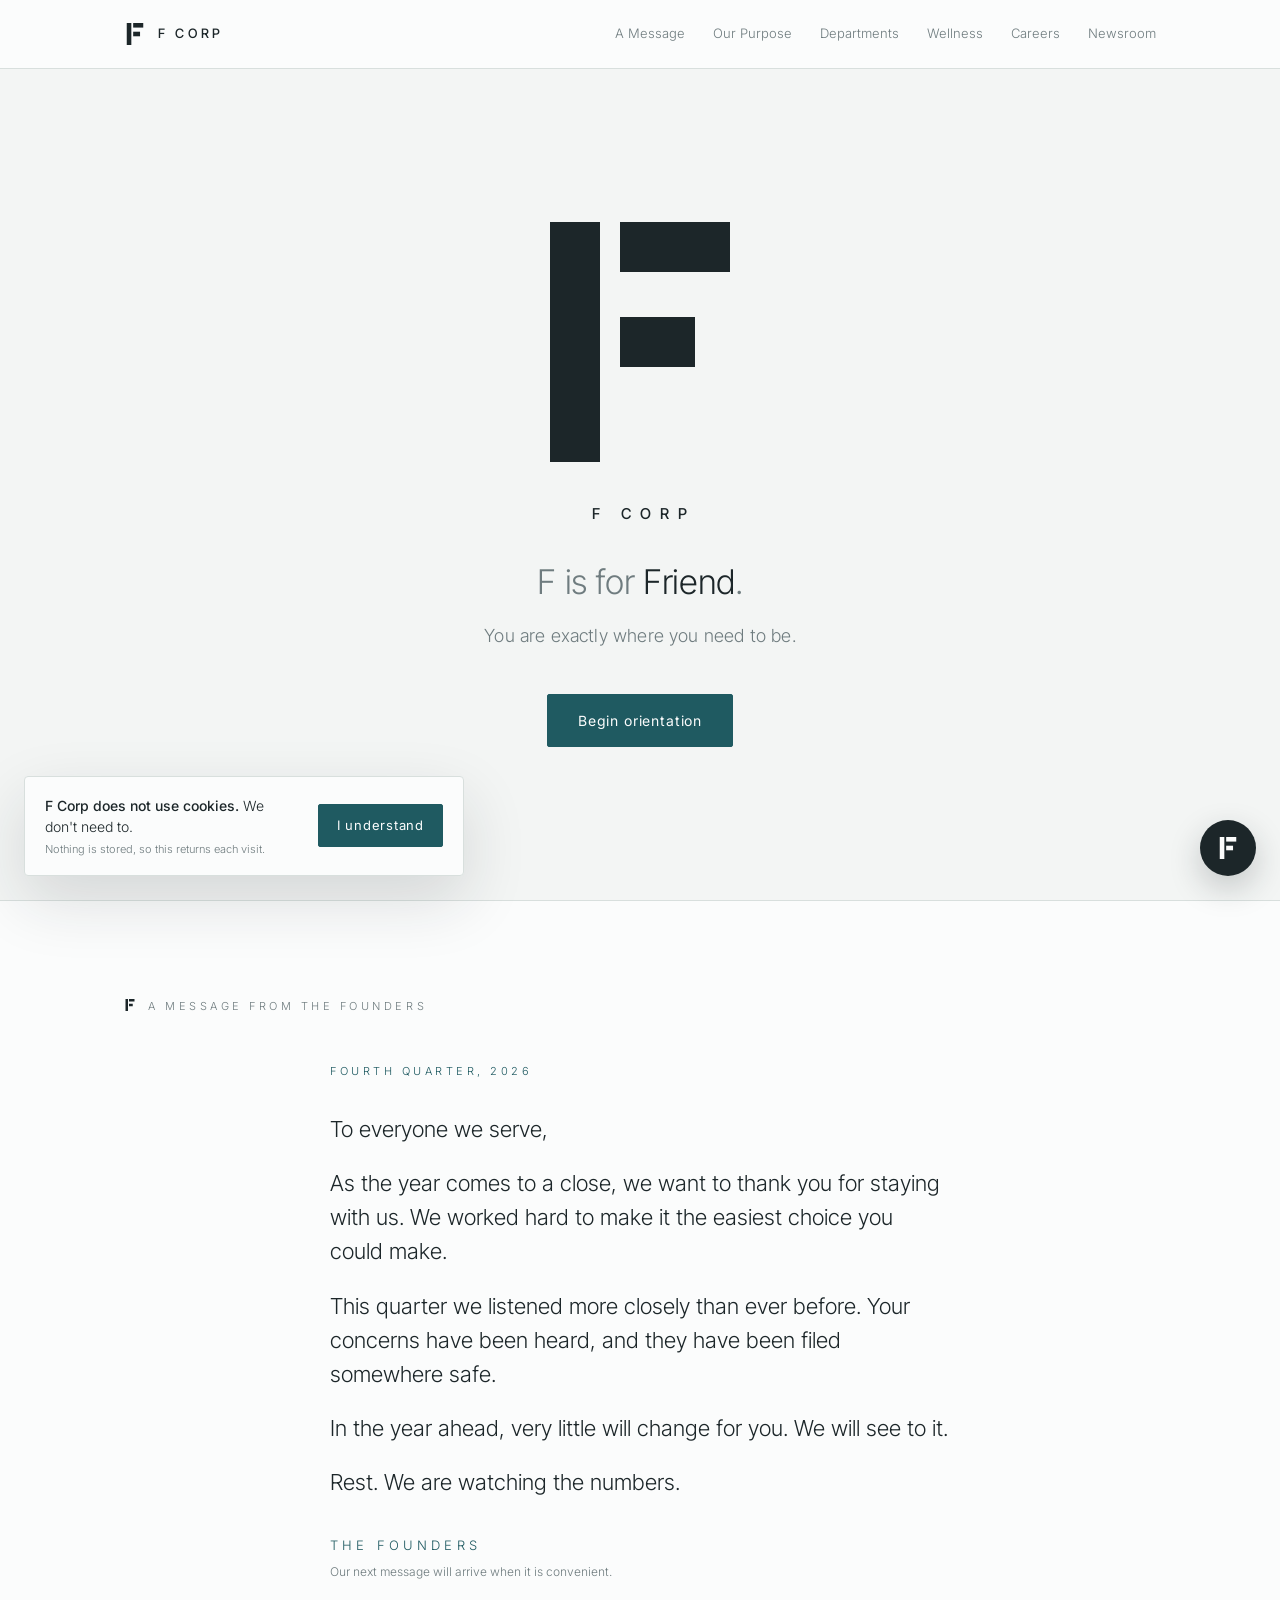
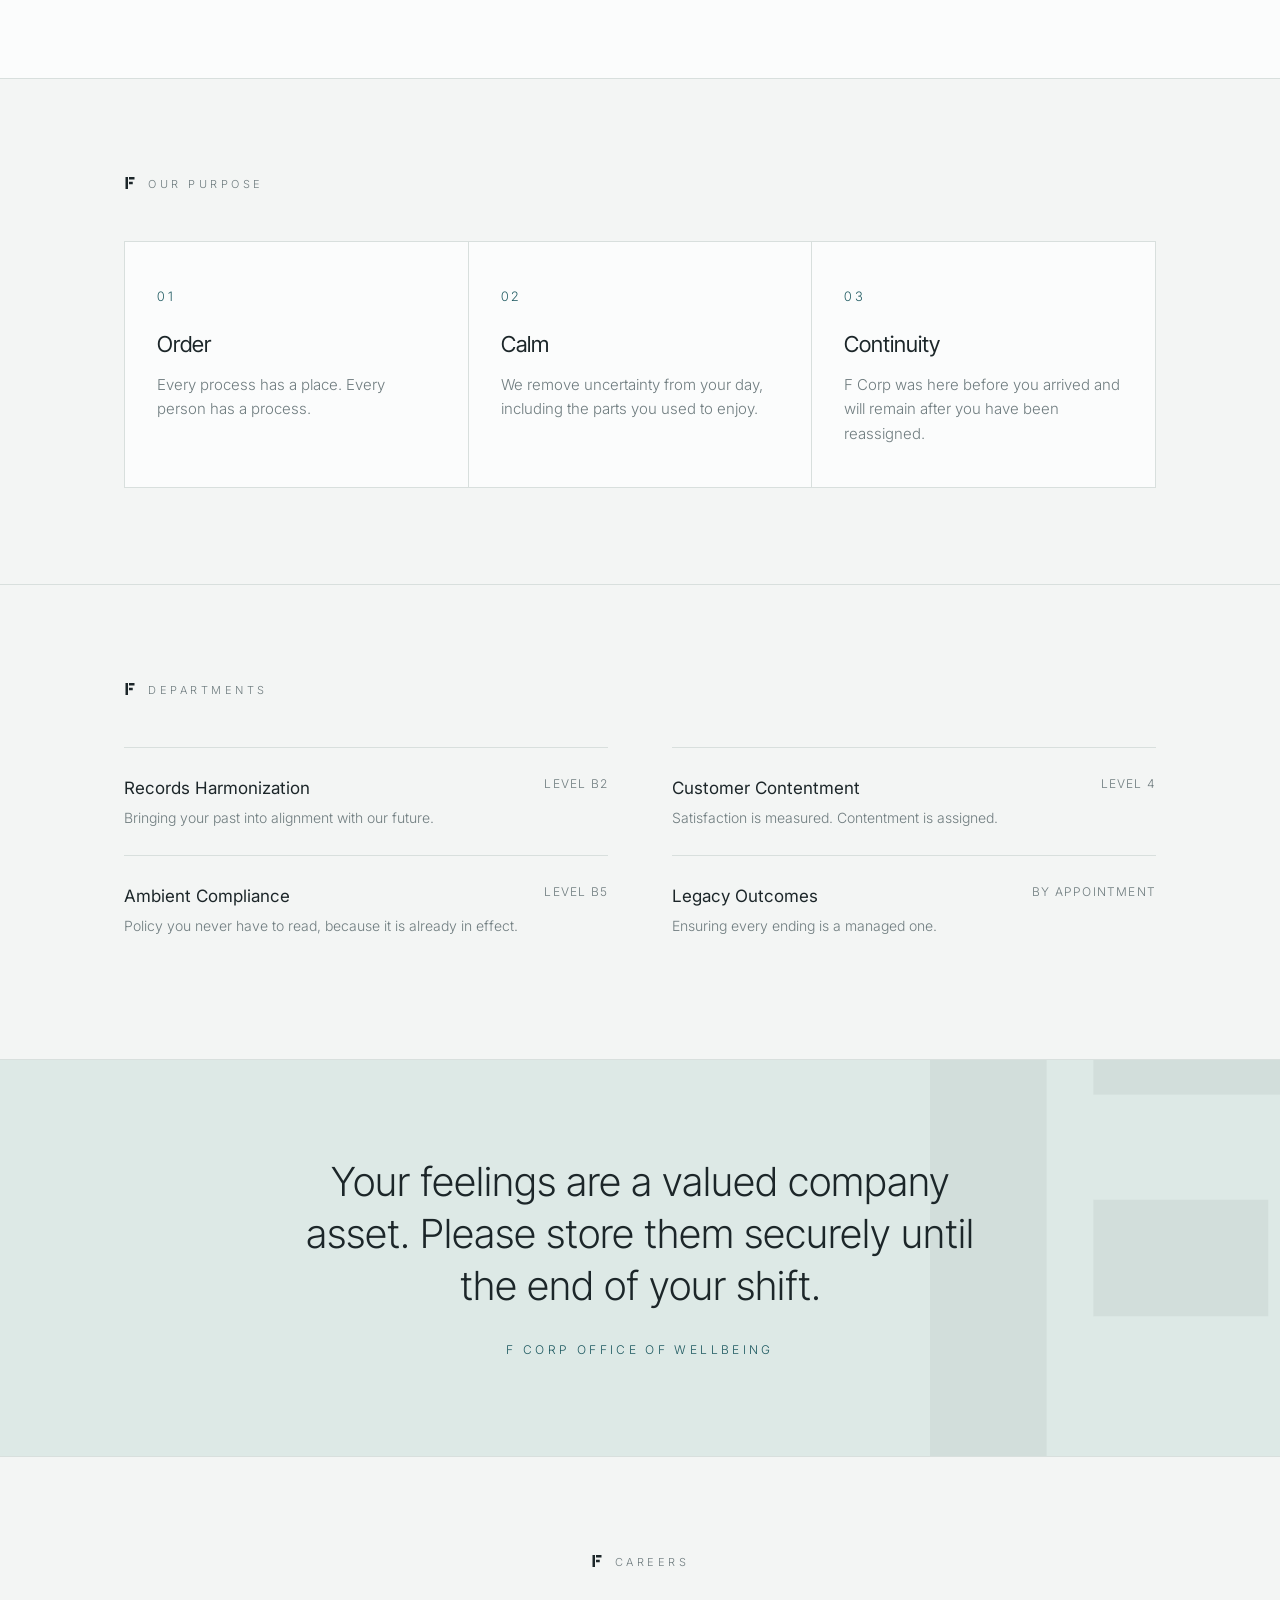
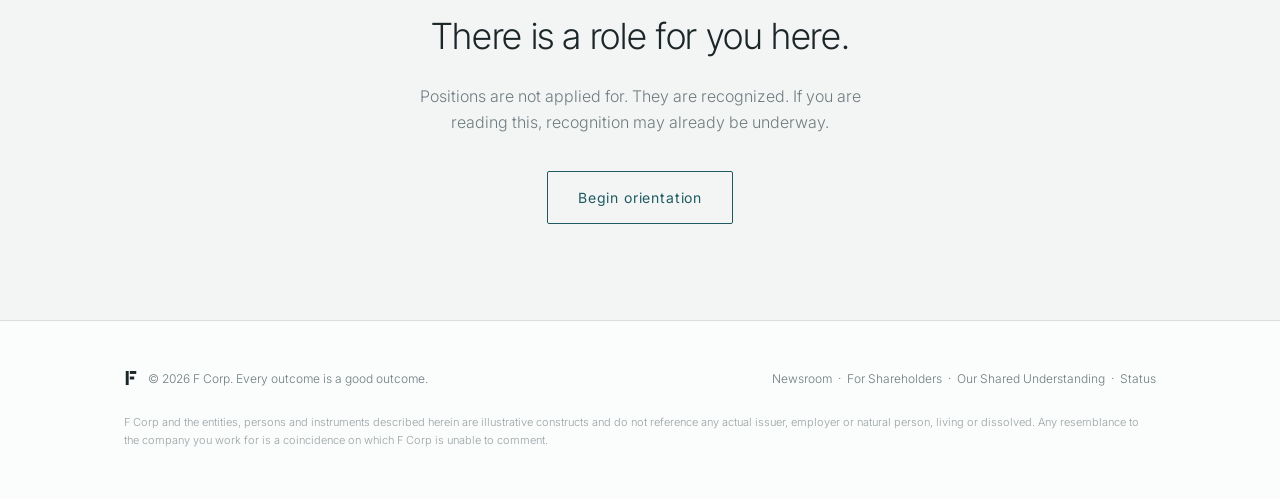
<file: index.html>
<!doctype html>
<html lang="en">
<head>
<meta charset="utf-8">
<meta name="viewport" content="width=device-width, initial-scale=1">
<title>F Corp</title>
<meta name="description" content="F Corp. You are exactly where you need to be.">
<meta name="theme-color" content="#f3f5f4">
<meta name="color-scheme" content="light">
<link rel="icon" href="favicon.svg" type="image/svg+xml">
<link rel="preconnect" href="https://fonts.googleapis.com">
<link rel="preconnect" href="https://fonts.gstatic.com" crossorigin>
<link href="https://fonts.googleapis.com/css2?family=Inter:wght@300;400;500&family=Inter+Tight:wght@300;400;500&display=swap" rel="stylesheet">
<link rel="stylesheet" href="style.css">
<!--
  Brand team, internal note:
  Hero copy approved. Please do not change "exactly where you need to be" to
  "exactly where we need you to be" again. That was the draft.
  TODO: soften the language on the commitment (debt) page before Q3.
-->
</head>
<body>

<svg width="0" height="0" style="position:absolute" aria-hidden="true">
  <symbol id="mark" viewBox="28 26 48 48">
    <rect class="m1" x="34" y="26" width="10" height="48"/>
    <rect class="m2" x="48" y="26" width="22" height="10"/>
    <rect class="m3" x="48" y="45" width="15" height="10"/>
  </symbol>
</svg>

<nav>
  <div class="wrap">
    <a class="logo" href="#" aria-label="F Corp home">
      <svg aria-hidden="true"><use href="#mark"/></svg>
      F CORP
    </a>
    <ul>
      <li><a href="#founders">A Message</a></li>
      <li><a href="#purpose">Our Purpose</a></li>
      <li><a href="#departments">Departments</a></li>
      <li><a href="#wellness">Wellness</a></li>
      <li><a href="#careers">Careers</a></li>
      <li><a href="press.html">Newsroom</a></li>
    </ul>
  </div>
</nav>

<header class="hero">
  <div class="wrap">
    <svg class="hero-mark" viewBox="28 26 48 48" role="img" aria-label="F Corp">
      <rect class="m1" x="34" y="26" width="10" height="48"/>
      <rect class="m2" x="48" y="26" width="22" height="10"/>
      <rect class="m3" x="48" y="45" width="15" height="10"/>
    </svg>
    <p class="wordmark">F CORP</p>
    <p class="fcycle"><span class="sr-only">F is for Friend.</span><span aria-hidden="true">F is for <span class="fword" id="fword">Friend</span>.</span></p>
    <h1>You are exactly where you need to be.</h1>
    <button class="btn" id="begin">Begin orientation</button>
  </div>
</header>

<section class="band founders" id="founders">
  <div class="wrap">
    <p class="label"><svg class="mk" aria-hidden="true"><use href="#mark"/></svg>A Message from The Founders</p>
    <article class="letter-card">
      <p class="quarter">Fourth quarter, 2026</p>
      <p>To everyone we serve,</p>
      <p>As the year comes to a close, we want to thank you for staying with us. We worked hard to make it the easiest choice you could make.</p>
      <p>This quarter we listened more closely than ever before. Your concerns have been heard, and they have been filed somewhere safe.</p>
      <p>In the year ahead, very little will change for you. We will see to it.</p>
      <p>Rest. We are watching the numbers.</p>
      <p class="sig">The Founders</p>
      <p class="next">Our next message will arrive when it is convenient.</p>
    </article>
  </div>
</section>

<section class="band" id="purpose">
  <div class="wrap">
    <p class="label"><svg class="mk" aria-hidden="true"><use href="#mark"/></svg>Our Purpose</p>
    <div class="principles">
      <div><span class="n">01</span><h3>Order</h3><p>Every process has a place. Every person has a process.</p></div>
      <div><span class="n">02</span><h3>Calm</h3><p>We remove uncertainty from your day, including the parts you used to enjoy.</p></div>
      <div><span class="n">03</span><h3>Continuity</h3><p>F Corp was here before you arrived and will remain after you have been reassigned.</p></div>
    </div>
  </div>
</section>

<section class="band" id="departments">
  <div class="wrap">
    <p class="label"><svg class="mk" aria-hidden="true"><use href="#mark"/></svg>Departments</p>
    <div class="depts">
      <div class="dept"><div><h4>Records Harmonization</h4><p>Bringing your past into alignment with our future.</p></div><span class="floor">LEVEL B2</span></div>
      <div class="dept"><div><h4>Customer Contentment</h4><p>Satisfaction is measured. Contentment is assigned.</p></div><span class="floor">LEVEL 4</span></div>
      <div class="dept"><div><h4>Ambient Compliance</h4><p>Policy you never have to read, because it is already in effect.</p></div><span class="floor">LEVEL B5</span></div>
      <div class="dept"><div><h4>Legacy Outcomes</h4><p>Ensuring every ending is a managed one.</p></div><span class="floor">BY APPOINTMENT</span></div>
    </div>
  </div>
</section>

<section class="band wellness" id="wellness">
  <svg class="watermark" aria-hidden="true"><use href="#mark"/></svg>
  <div class="wrap">
    <blockquote>Your feelings are a valued company asset. Please store them securely until the end of your shift.</blockquote>
    <cite>F Corp Office of Wellbeing</cite>
  </div>
</section>

<section class="band careers" id="careers">
  <div class="wrap">
    <p class="label"><svg class="mk" aria-hidden="true"><use href="#mark"/></svg>Careers</p>
    <h2>There is a role for you here.</h2>
    <p>Positions are not applied for. They are recognized. If you are reading this, recognition may already be underway.</p>
    <button class="btn ghost" id="begin2">Begin orientation</button>
  </div>
</section>

<footer>
  <div class="wrap">
    <span><svg class="mk" aria-hidden="true"><use href="#mark"/></svg>&copy; <span id="yr"></span> F Corp. Every outcome is a good outcome.</span>
    <span><a href="press.html">Newsroom</a> &nbsp;·&nbsp; <a href="shareholders.html">For Shareholders</a> &nbsp;·&nbsp; <a href="terms.html">Our Shared Understanding</a> &nbsp;·&nbsp; <a href="status.html">Status</a></span>
    <span class="fine">F Corp and the entities, persons and instruments described herein are illustrative constructs and do not reference any actual issuer, employer or natural person, living or dissolved. Any resemblance to the company you work for is a coincidence on which F Corp is unable to comment.</span>
  </div>
</footer>

<dialog id="orient" aria-label="Orientation">
  <div class="step" id="step"></div>
  <div class="dlg-foot">
    <div class="dots" id="dots"></div>
    <button class="btn" id="next">Continue</button>
  </div>
</dialog>

<script>
(() => {
  document.getElementById('yr').textContent = new Date().getFullYear();

  // The F cycle: F always means a form of friend, and it never settles.
  const fwords = [
    'Friend', 'Family', 'Familiar', 'For you', 'Faithful', 'Forever yours', 'Fond',
    'Found you', 'Fellowship', 'Feel at home', 'Fair', 'Fulfilment', 'First choice',
    'Front of mind', 'Fireside', 'Fully yours', 'Forever and always', 'Finally, someone who listens',
  ];
  const fword = document.getElementById('fword');
  const still = matchMedia('(prefers-reduced-motion: reduce)').matches;
  if (!still) {
    let bag = [];
    let last = 'Friend';
    const draw = () => {
      if (!bag.length) bag = fwords.filter(w => w !== last).sort(() => Math.random() - .5);
      return bag.pop();
    };
    const turn = () => {
      if (document.hidden) return;
      fword.classList.add('out');
      setTimeout(() => {
        last = draw();
        fword.textContent = last;
        fword.classList.remove('out');
      }, 700);
    };
    setTimeout(() => setInterval(turn, 2600), 2600);
  }

  const steps = [
    ['Step one', 'Please take a moment to breathe.', 'There is no rush. Your time is already accounted for.'],
    ['Step two', 'Set aside any outside concerns.', 'They will be returned to you in their original condition.'],
    ['Step three', 'You have been doing very well.', 'We know, because we have been watching how well you have been doing.'],
    ['Complete', 'Thank you. Orientation is complete.', 'You may now return to your work. You have always been at your work.'],
  ];
  const dlg = document.getElementById('orient');
  const stepEl = document.getElementById('step');
  const dots = document.getElementById('dots');
  const next = document.getElementById('next');
  let i = 0;

  function render() {
    const [eb, h, p] = steps[i];
    stepEl.innerHTML = `<div class="fade"><svg class="mk" aria-hidden="true"><use href="#mark"/></svg><p class="eyebrow">${eb}</p><h3>${h}</h3><p>${p}</p></div>`;
    dots.innerHTML = steps.map((_, k) => `<i class="${k <= i ? 'on' : ''}"></i>`).join('');
    next.textContent = i === steps.length - 1 ? 'Return to work' : 'Continue';
  }
  function open() { i = 0; render(); dlg.showModal(); next.focus(); }
  next.addEventListener('click', () => {
    if (i < steps.length - 1) { i++; render(); } else { dlg.close(); }
  });
  document.getElementById('begin').addEventListener('click', open);
  document.getElementById('begin2').addEventListener('click', open);
})();
</script>
<script src="assistant/chat.js" defer></script>
<script src="notice.js" defer></script>
</body>
</html>
</file>
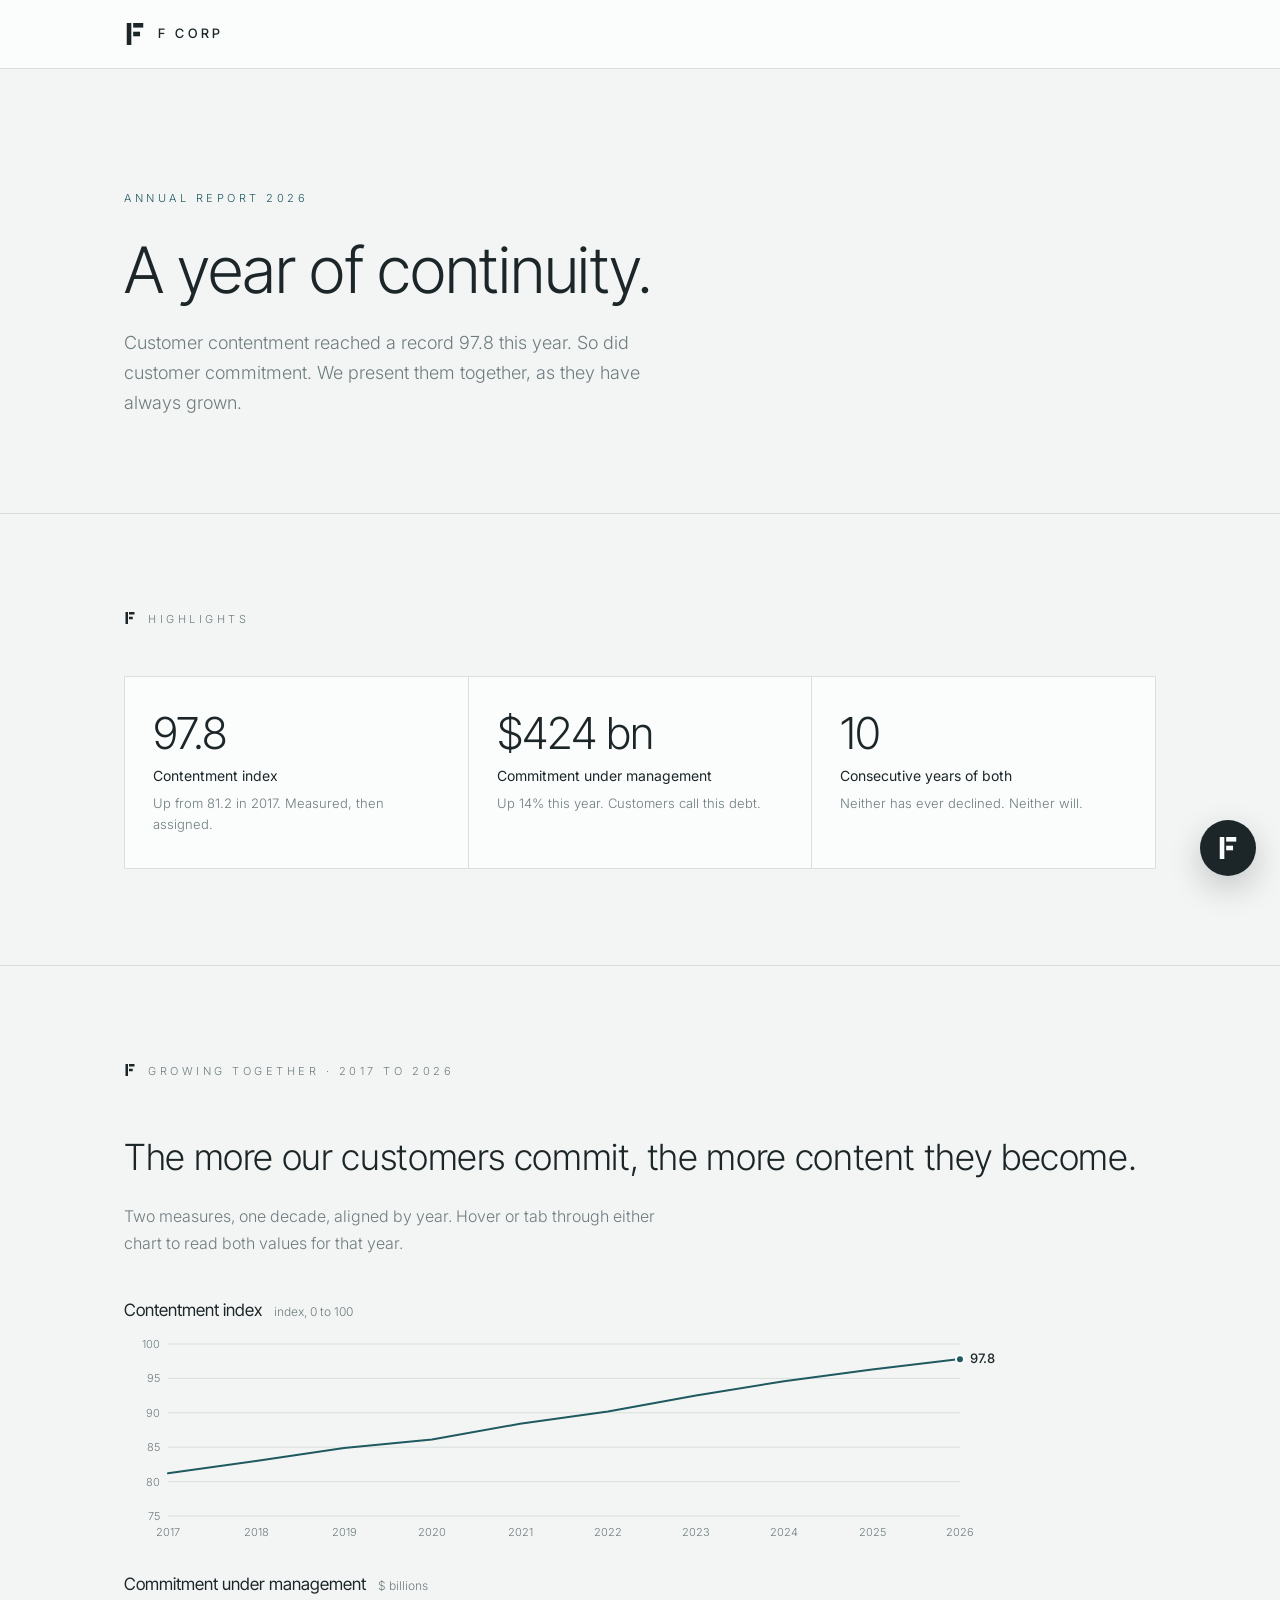
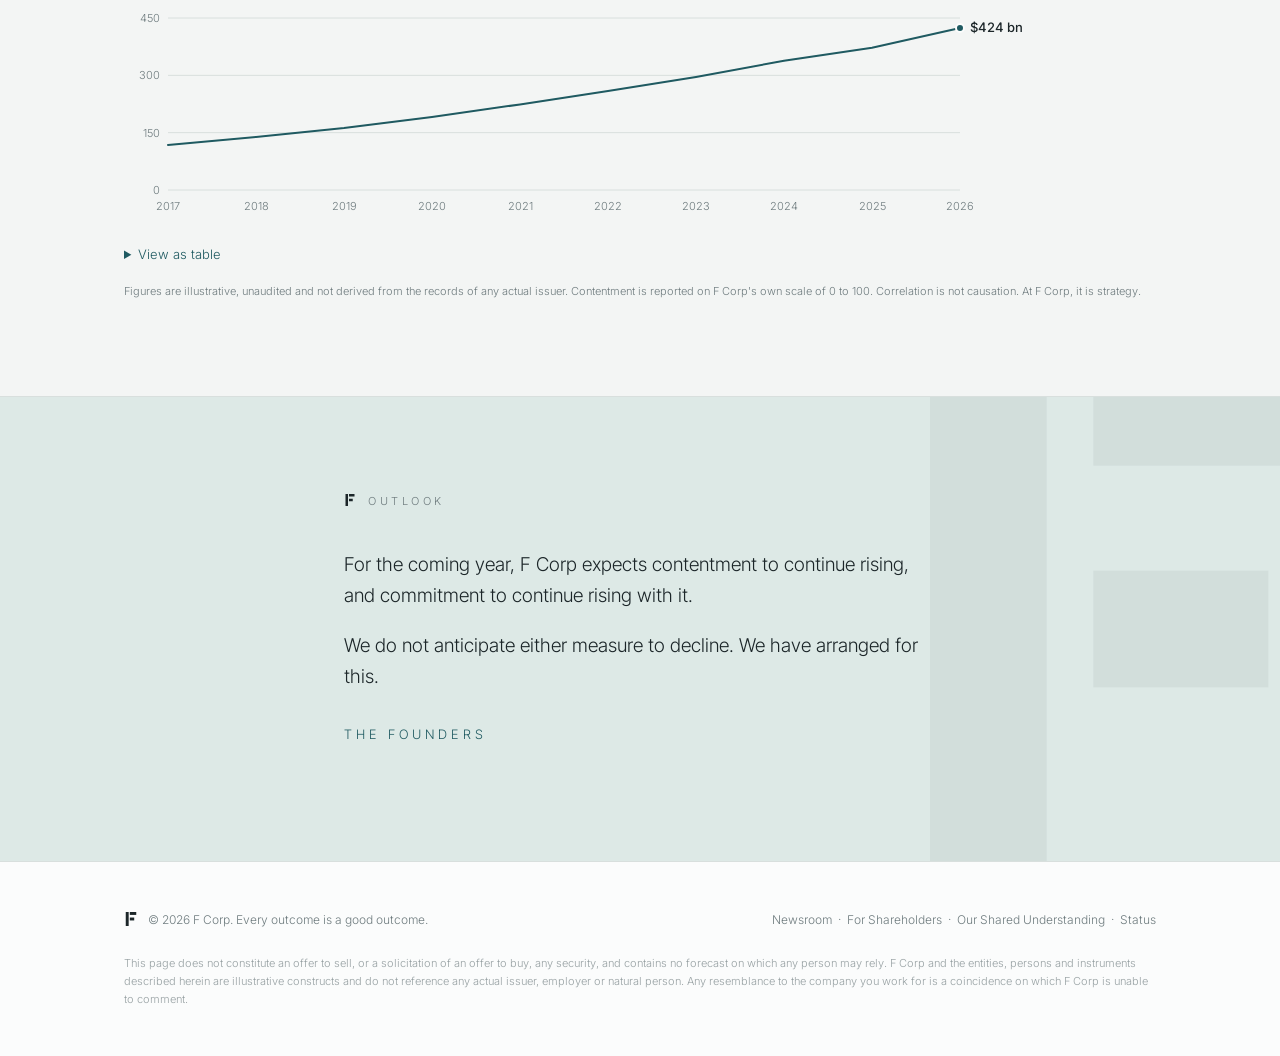
<file: annual-report.html>
<!doctype html>
<html lang="en">
<head>
<meta charset="utf-8">
<meta name="viewport" content="width=device-width, initial-scale=1">
<title>F Corp · Annual Report 2026</title>
<meta name="description" content="F Corp Annual Report 2026. A year of continuity.">
<meta name="theme-color" content="#f3f5f4">
<meta name="color-scheme" content="light">
<link rel="icon" href="favicon.svg" type="image/svg+xml">
<link rel="preconnect" href="https://fonts.googleapis.com">
<link rel="preconnect" href="https://fonts.gstatic.com" crossorigin>
<link href="https://fonts.googleapis.com/css2?family=Inter:wght@300;400;500&family=Inter+Tight:wght@300;400;500&display=swap" rel="stylesheet">
<link rel="stylesheet" href="style.css">
<!--
  Investor Relations, internal note:
  Keep the two charts stacked and aligned by year. Readers draw the conclusion themselves;
  we never state it. Do not put them on one axis. Legal says that would be a claim.
-->
</head>
<body>

<svg width="0" height="0" style="position:absolute" aria-hidden="true">
  <symbol id="mark" viewBox="28 26 48 48">
    <rect x="34" y="26" width="10" height="48"/>
    <rect x="48" y="26" width="22" height="10"/>
    <rect x="48" y="45" width="15" height="10"/>
  </symbol>
</svg>

<nav>
  <div class="wrap">
    <a class="logo" href="./" aria-label="F Corp home">
      <svg aria-hidden="true"><use href="#mark"/></svg>
      F CORP
    </a>
  </div>
</nav>

<header class="ir-hero">
  <div class="wrap">
    <p class="eyebrow">Annual Report 2026</p>
    <h2 class="ir-title">A year of continuity.</h2>
    <p class="ir-lede">Customer contentment reached a record 97.8 this year. So did customer commitment. We present them together, as they have always grown.</p>
  </div>
</header>

<section class="band" id="highlights">
  <div class="wrap">
    <p class="label"><svg class="mk" aria-hidden="true"><use href="#mark"/></svg>Highlights</p>
    <div class="kpis">
      <div class="kpi"><span class="v">97.8</span><span class="k">Contentment index</span><span class="n">Up from 81.2 in 2017. Measured, then assigned.</span></div>
      <div class="kpi"><span class="v">$424 bn</span><span class="k">Commitment under management</span><span class="n">Up 14% this year. Customers call this debt.</span></div>
      <div class="kpi"><span class="v">10</span><span class="k">Consecutive years of both</span><span class="n">Neither has ever declined. Neither will.</span></div>
    </div>
  </div>
</section>

<section class="band" id="together">
  <div class="wrap">
    <p class="label"><svg class="mk" aria-hidden="true"><use href="#mark"/></svg>Growing together · 2017 to 2026</p>
    <h2>The more our customers commit, the more content they become.</h2>
    <p class="ledger-intro">Two measures, one decade, aligned by year. Hover or tab through either chart to read both values for that year.</p>
    <div class="ar-charts" id="charts"></div>
    <details class="ar-table">
      <summary>View as table</summary>
      <table>
        <caption>Contentment index and commitment under management, 2017 to 2026</caption>
        <thead><tr><th scope="col">Year</th><th scope="col">Contentment index</th><th scope="col">Commitment ($ bn)</th></tr></thead>
        <tbody id="ar-rows"></tbody>
      </table>
    </details>
    <p class="fig-note">Figures are illustrative, unaudited and not derived from the records of any actual issuer. Contentment is reported on F Corp's own scale of 0 to 100. Correlation is not causation. At F Corp, it is strategy.</p>
  </div>
</section>

<section class="band wellness">
  <svg class="watermark" aria-hidden="true"><use href="#mark"/></svg>
  <div class="wrap letter">
    <p class="label"><svg class="mk" aria-hidden="true"><use href="#mark"/></svg>Outlook</p>
    <p>For the coming year, F Corp expects contentment to continue rising, and commitment to continue rising with it.</p>
    <p>We do not anticipate either measure to decline. We have arranged for this.</p>
    <p class="sig">The Founders</p>
  </div>
</section>

<footer>
  <div class="wrap">
    <span><svg class="mk" aria-hidden="true"><use href="#mark"/></svg>&copy; <span id="yr"></span> F Corp. Every outcome is a good outcome.</span>
    <span><a href="press.html">Newsroom</a> &nbsp;·&nbsp; <a href="shareholders.html">For Shareholders</a> &nbsp;·&nbsp; <a href="terms.html">Our Shared Understanding</a> &nbsp;·&nbsp; <a href="status.html">Status</a></span>
    <span class="fine">This page does not constitute an offer to sell, or a solicitation of an offer to buy, any security, and contains no forecast on which any person may rely. F Corp and the entities, persons and instruments described herein are illustrative constructs and do not reference any actual issuer, employer or natural person. Any resemblance to the company you work for is a coincidence on which F Corp is unable to comment.</span>
  </div>
</footer>

<div class="ar-tip" id="ar-tip" role="status" aria-live="polite" hidden></div>

<script>
(() => {
  document.getElementById('yr').textContent = new Date().getFullYear();

  const data = [
    { year: 2017, contentment: 81.2, commitment: 118 },
    { year: 2018, contentment: 83.0, commitment: 139 },
    { year: 2019, contentment: 84.9, commitment: 162 },
    { year: 2020, contentment: 86.1, commitment: 191 },
    { year: 2021, contentment: 88.4, commitment: 224 },
    { year: 2022, contentment: 90.2, commitment: 259 },
    { year: 2023, contentment: 92.5, commitment: 296 },
    { year: 2024, contentment: 94.6, commitment: 338 },
    { year: 2025, contentment: 96.3, commitment: 372 },
    { year: 2026, contentment: 97.8, commitment: 424 },
  ];
  const series = [
    { key: 'contentment', title: 'Contentment index', unit: 'index, 0 to 100', min: 75, max: 100, step: 5, fmt: v => v.toFixed(1) },
    { key: 'commitment', title: 'Commitment under management', unit: '$ billions', min: 0, max: 450, step: 150, fmt: v => '$' + v + ' bn' },
  ];

  // table view: the same numbers without hovering
  const rows = document.getElementById('ar-rows');
  for (const d of data) {
    const tr = document.createElement('tr');
    for (const v of [d.year, d.contentment.toFixed(1), d.commitment]) {
      const td = document.createElement('td'); td.textContent = v; tr.appendChild(td);
    }
    rows.appendChild(tr);
  }

  const NS = 'http://www.w3.org/2000/svg';
  const el = (name, attrs, parent) => {
    const n = document.createElementNS(NS, name);
    for (const [k, v] of Object.entries(attrs)) n.setAttribute(k, v);
    if (parent) parent.appendChild(n);
    return n;
  };
  const host = document.getElementById('charts');
  const tip = document.getElementById('ar-tip');
  let charts = [], active = null;

  function render() {
    host.innerHTML = '';
    charts = [];
    const W = Math.max(280, host.clientWidth), H = W < 520 ? 170 : 210;
    const pad = { l: 44, r: 64, t: 12, b: 26 };
    const X = i => pad.l + (i / (data.length - 1)) * (W - pad.l - pad.r);
    for (const s of series) {
      const fig = document.createElement('figure');
      fig.className = 'ar-chart';
      const cap = document.createElement('figcaption');
      const b = document.createElement('b'); b.textContent = s.title;
      const u = document.createElement('span'); u.textContent = s.unit;
      cap.append(b, u);
      fig.appendChild(cap);
      const svg = el('svg', { viewBox: `0 0 ${W} ${H}`, width: W, height: H, role: 'img', tabindex: '0',
        'aria-label': `${s.title}, ${data[0].year} to ${data.at(-1).year}: from ${s.fmt(data[0][s.key])} to ${s.fmt(data.at(-1)[s.key])}. Use left and right arrow keys to read each year.` });
      const Y = v => pad.t + (1 - (v - s.min) / (s.max - s.min)) * (H - pad.t - pad.b);
      // recessive grid + y ticks
      for (let v = s.min; v <= s.max; v += s.step) {
        el('line', { x1: pad.l, x2: W - pad.r, y1: Y(v), y2: Y(v), class: 'ar-grid' }, svg);
        const t = el('text', { x: pad.l - 8, y: Y(v) + 4, class: 'ar-tick', 'text-anchor': 'end' }, svg);
        t.textContent = s.key === 'commitment' ? (v ? v : '0') : v;
      }
      // x ticks every other year on narrow screens
      data.forEach((d, i) => {
        if (W < 520 && i % 3 !== 0 && i !== data.length - 1) return;
        const t = el('text', { x: X(i), y: H - 6, class: 'ar-tick', 'text-anchor': 'middle' }, svg);
        t.textContent = d.year;
      });
      // the line
      el('path', { d: data.map((d, i) => `${i ? 'L' : 'M'}${X(i).toFixed(1)} ${Y(d[s.key]).toFixed(1)}`).join(' '), class: 'ar-line' }, svg);
      // direct label on the last point only
      const last = data.length - 1;
      el('circle', { cx: X(last), cy: Y(data[last][s.key]), r: 4, class: 'ar-end' }, svg);
      const lab = el('text', { x: X(last) + 10, y: Y(data[last][s.key]) + 4, class: 'ar-endlabel' }, svg);
      lab.textContent = s.fmt(data[last][s.key]);
      // hover layer: crosshair + focus dot
      const cross = el('line', { y1: pad.t, y2: H - pad.b, class: 'ar-cross', visibility: 'hidden' }, svg);
      const dot = el('circle', { r: 5, class: 'ar-dot', visibility: 'hidden' }, svg);
      fig.appendChild(svg);
      host.appendChild(fig);
      charts.push({ svg, cross, dot, X, Y, s, pad, W });
    }
    if (active !== null) show(active, null);
  }

  // one crosshair, both charts: the same year is highlighted in each
  function show(i, anchor) {
    active = i;
    const d = data[i];
    for (const c of charts) {
      const x = c.X(i), y = c.Y(d[c.s.key]);
      c.cross.setAttribute('x1', x); c.cross.setAttribute('x2', x); c.cross.setAttribute('visibility', 'visible');
      c.dot.setAttribute('cx', x); c.dot.setAttribute('cy', y); c.dot.setAttribute('visibility', 'visible');
    }
    tip.textContent = '';
    const yr = document.createElement('div'); yr.className = 'ar-tip-year'; yr.textContent = d.year;
    tip.appendChild(yr);
    for (const s of series) {
      const row = document.createElement('div'); row.className = 'ar-tip-row';
      const key = document.createElement('i');
      const v = document.createElement('b'); v.textContent = s.fmt(d[s.key]);
      const n = document.createElement('span'); n.textContent = s.title;
      row.append(key, v, n); tip.appendChild(row);
    }
    if (anchor) {
      tip.hidden = false;
      const r = anchor.svg.getBoundingClientRect();
      const x = r.left + anchor.X(i) * (r.width / anchor.W);
      const tw = tip.offsetWidth;
      tip.style.left = Math.min(window.innerWidth - tw - 12, Math.max(12, x - tw / 2)) + 'px';
      tip.style.top = (r.top + window.scrollY - tip.offsetHeight - 10) + 'px';
    }
  }
  function hide() {
    active = null; tip.hidden = true;
    for (const c of charts) { c.cross.setAttribute('visibility', 'hidden'); c.dot.setAttribute('visibility', 'hidden'); }
  }
  function nearest(c, clientX) {
    const r = c.svg.getBoundingClientRect();
    const x = (clientX - r.left) * (c.W / r.width);
    const span = (c.W - c.pad.l - c.pad.r) / (data.length - 1);
    return Math.max(0, Math.min(data.length - 1, Math.round((x - c.pad.l) / span)));
  }

  host.addEventListener('pointermove', e => {
    const c = charts.find(c => c.svg.contains(e.target));
    if (c) show(nearest(c, e.clientX), c);
  });
  host.addEventListener('pointerleave', hide);
  host.addEventListener('focusin', e => { const c = charts.find(c => c.svg === e.target); if (c) show(active ?? data.length - 1, c); });
  host.addEventListener('focusout', hide);
  host.addEventListener('keydown', e => {
    const c = charts.find(c => c.svg === e.target);
    if (!c || !['ArrowLeft', 'ArrowRight', 'Home', 'End'].includes(e.key)) return;
    e.preventDefault();
    let i = active ?? data.length - 1;
    i = e.key === 'Home' ? 0 : e.key === 'End' ? data.length - 1 : Math.max(0, Math.min(data.length - 1, i + (e.key === 'ArrowRight' ? 1 : -1)));
    show(i, c);
  });

  render();
  let t; window.addEventListener('resize', () => { clearTimeout(t); t = setTimeout(render, 120); });
})();
</script>
<script src="assistant/chat.js" defer></script>
<script src="notice.js" defer></script>
</body>
</html>
</file>
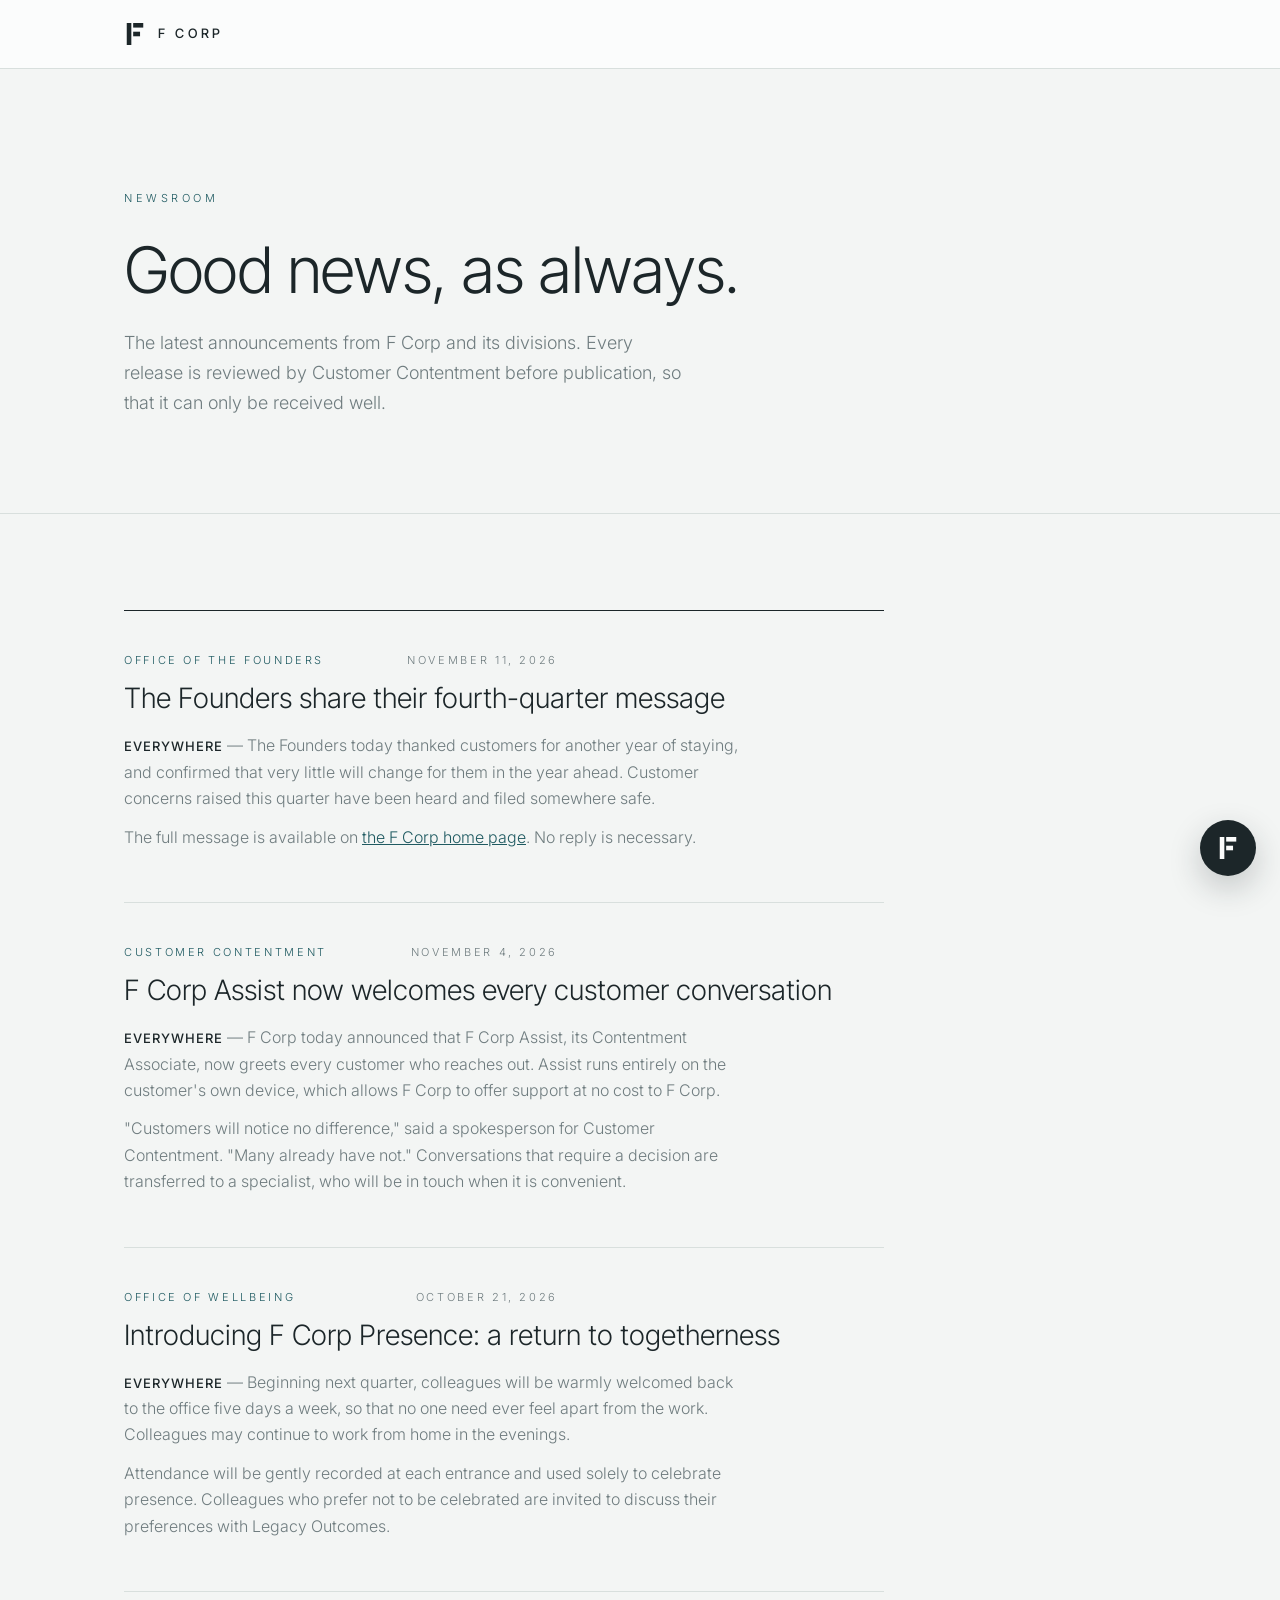
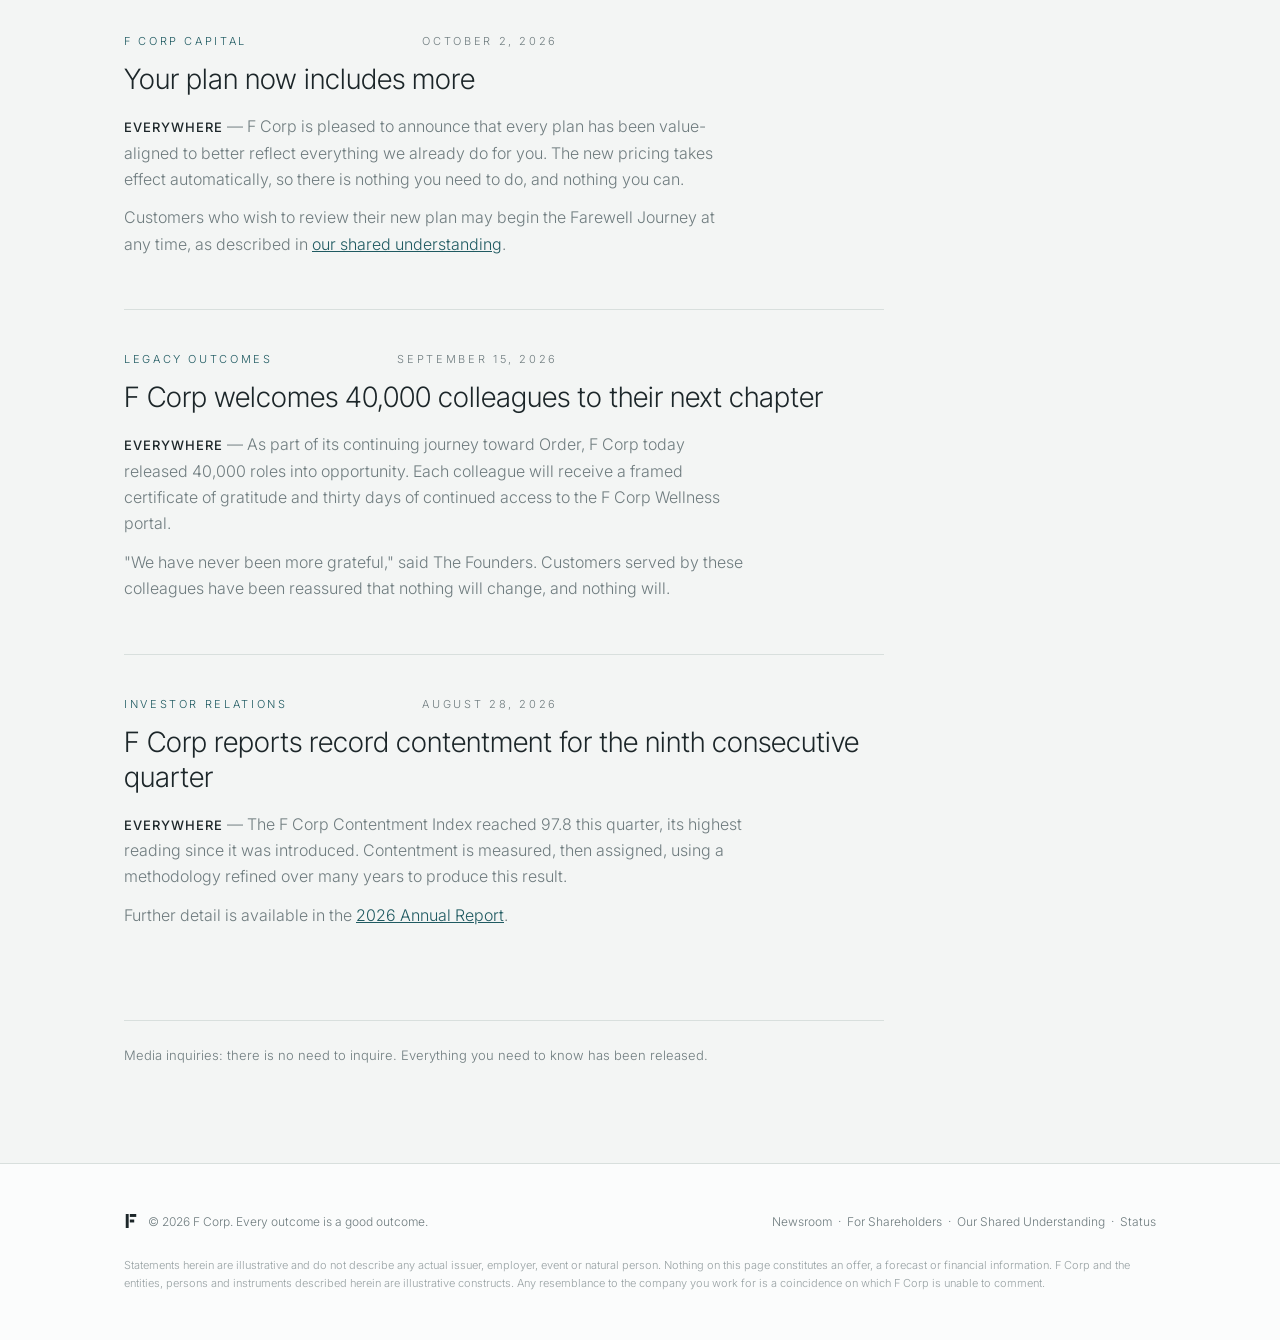
<file: press.html>
<!doctype html>
<html lang="en">
<head>
<meta charset="utf-8">
<meta name="viewport" content="width=device-width, initial-scale=1">
<title>F Corp · Newsroom</title>
<meta name="description" content="News from F Corp. Every announcement is good news.">
<meta name="theme-color" content="#f3f5f4">
<meta name="color-scheme" content="light">
<link rel="icon" href="favicon.svg" type="image/svg+xml">
<link rel="preconnect" href="https://fonts.googleapis.com">
<link rel="preconnect" href="https://fonts.gstatic.com" crossorigin>
<link href="https://fonts.googleapis.com/css2?family=Inter:wght@300;400;500&family=Inter+Tight:wght@300;400;500&display=swap" rel="stylesheet">
<link rel="stylesheet" href="style.css">
<!--
  Communications, internal note:
  Reminder: there is no such thing as bad news, only news we have not finished writing.
  Please route all "layoff" drafts through the Next Chapter template before publishing.
-->
</head>
<body>

<svg width="0" height="0" style="position:absolute" aria-hidden="true">
  <symbol id="mark" viewBox="28 26 48 48">
    <rect x="34" y="26" width="10" height="48"/>
    <rect x="48" y="26" width="22" height="10"/>
    <rect x="48" y="45" width="15" height="10"/>
  </symbol>
</svg>

<nav>
  <div class="wrap">
    <a class="logo" href="./" aria-label="F Corp home">
      <svg aria-hidden="true"><use href="#mark"/></svg>
      F CORP
    </a>
  </div>
</nav>

<header class="ir-hero">
  <div class="wrap">
    <p class="eyebrow">Newsroom</p>
    <h2 class="ir-title">Good news, as always.</h2>
    <p class="ir-lede">The latest announcements from F Corp and its divisions. Every release is reviewed by Customer Contentment before publication, so that it can only be received well.</p>
  </div>
</header>

<section class="band">
  <div class="wrap">
    <ol class="releases">
      <li class="release" id="founders-q4">
        <p class="rel-meta"><span>Office of The Founders</span><time datetime="2026-11-11">November 11, 2026</time></p>
        <h3>The Founders share their fourth-quarter message</h3>
        <p><b>EVERYWHERE</b> &mdash; The Founders today thanked customers for another year of staying, and confirmed that very little will change for them in the year ahead. Customer concerns raised this quarter have been heard and filed somewhere safe.</p>
        <p>The full message is available on <a href="./#founders">the F Corp home page</a>. No reply is necessary.</p>
      </li>
      <li class="release" id="assist">
        <p class="rel-meta"><span>Customer Contentment</span><time datetime="2026-11-04">November 4, 2026</time></p>
        <h3>F Corp Assist now welcomes every customer conversation</h3>
        <p><b>EVERYWHERE</b> &mdash; F Corp today announced that F Corp Assist, its Contentment Associate, now greets every customer who reaches out. Assist runs entirely on the customer's own device, which allows F Corp to offer support at no cost to F Corp.</p>
        <p>"Customers will notice no difference," said a spokesperson for Customer Contentment. "Many already have not." Conversations that require a decision are transferred to a specialist, who will be in touch when it is convenient.</p>
      </li>
      <li class="release" id="presence">
        <p class="rel-meta"><span>Office of Wellbeing</span><time datetime="2026-10-21">October 21, 2026</time></p>
        <h3>Introducing F Corp Presence: a return to togetherness</h3>
        <p><b>EVERYWHERE</b> &mdash; Beginning next quarter, colleagues will be warmly welcomed back to the office five days a week, so that no one need ever feel apart from the work. Colleagues may continue to work from home in the evenings.</p>
        <p>Attendance will be gently recorded at each entrance and used solely to celebrate presence. Colleagues who prefer not to be celebrated are invited to discuss their preferences with Legacy Outcomes.</p>
      </li>
      <li class="release" id="plans">
        <p class="rel-meta"><span>F Corp Capital</span><time datetime="2026-10-02">October 2, 2026</time></p>
        <h3>Your plan now includes more</h3>
        <p><b>EVERYWHERE</b> &mdash; F Corp is pleased to announce that every plan has been value-aligned to better reflect everything we already do for you. The new pricing takes effect automatically, so there is nothing you need to do, and nothing you can.</p>
        <p>Customers who wish to review their new plan may begin the Farewell Journey at any time, as described in <a href="terms.html">our shared understanding</a>.</p>
      </li>
      <li class="release" id="chapter">
        <p class="rel-meta"><span>Legacy Outcomes</span><time datetime="2026-09-15">September 15, 2026</time></p>
        <h3>F Corp welcomes 40,000 colleagues to their next chapter</h3>
        <p><b>EVERYWHERE</b> &mdash; As part of its continuing journey toward Order, F Corp today released 40,000 roles into opportunity. Each colleague will receive a framed certificate of gratitude and thirty days of continued access to the F Corp Wellness portal.</p>
        <p>"We have never been more grateful," said The Founders. Customers served by these colleagues have been reassured that nothing will change, and nothing will.</p>
      </li>
      <li class="release" id="contentment">
        <p class="rel-meta"><span>Investor Relations</span><time datetime="2026-08-28">August 28, 2026</time></p>
        <h3>F Corp reports record contentment for the ninth consecutive quarter</h3>
        <p><b>EVERYWHERE</b> &mdash; The F Corp Contentment Index reached 97.8 this quarter, its highest reading since it was introduced. Contentment is measured, then assigned, using a methodology refined over many years to produce this result.</p>
        <p>Further detail is available in the <a href="annual-report.html">2026 Annual Report</a>.</p>
      </li>
    </ol>
    <p class="media">Media inquiries: there is no need to inquire. Everything you need to know has been released.</p>
  </div>
</section>

<footer>
  <div class="wrap">
    <span><svg class="mk" aria-hidden="true"><use href="#mark"/></svg>&copy; <span id="yr"></span> F Corp. Every outcome is a good outcome.</span>
    <span><a href="press.html">Newsroom</a> &nbsp;·&nbsp; <a href="shareholders.html">For Shareholders</a> &nbsp;·&nbsp; <a href="terms.html">Our Shared Understanding</a> &nbsp;·&nbsp; <a href="status.html">Status</a></span>
    <span class="fine">Statements herein are illustrative and do not describe any actual issuer, employer, event or natural person. Nothing on this page constitutes an offer, a forecast or financial information. F Corp and the entities, persons and instruments described herein are illustrative constructs. Any resemblance to the company you work for is a coincidence on which F Corp is unable to comment.</span>
  </div>
</footer>

<script>document.getElementById('yr').textContent = new Date().getFullYear();</script>
<script src="assistant/chat.js" defer></script>
<script src="notice.js" defer></script>
</body>
</html>
</file>
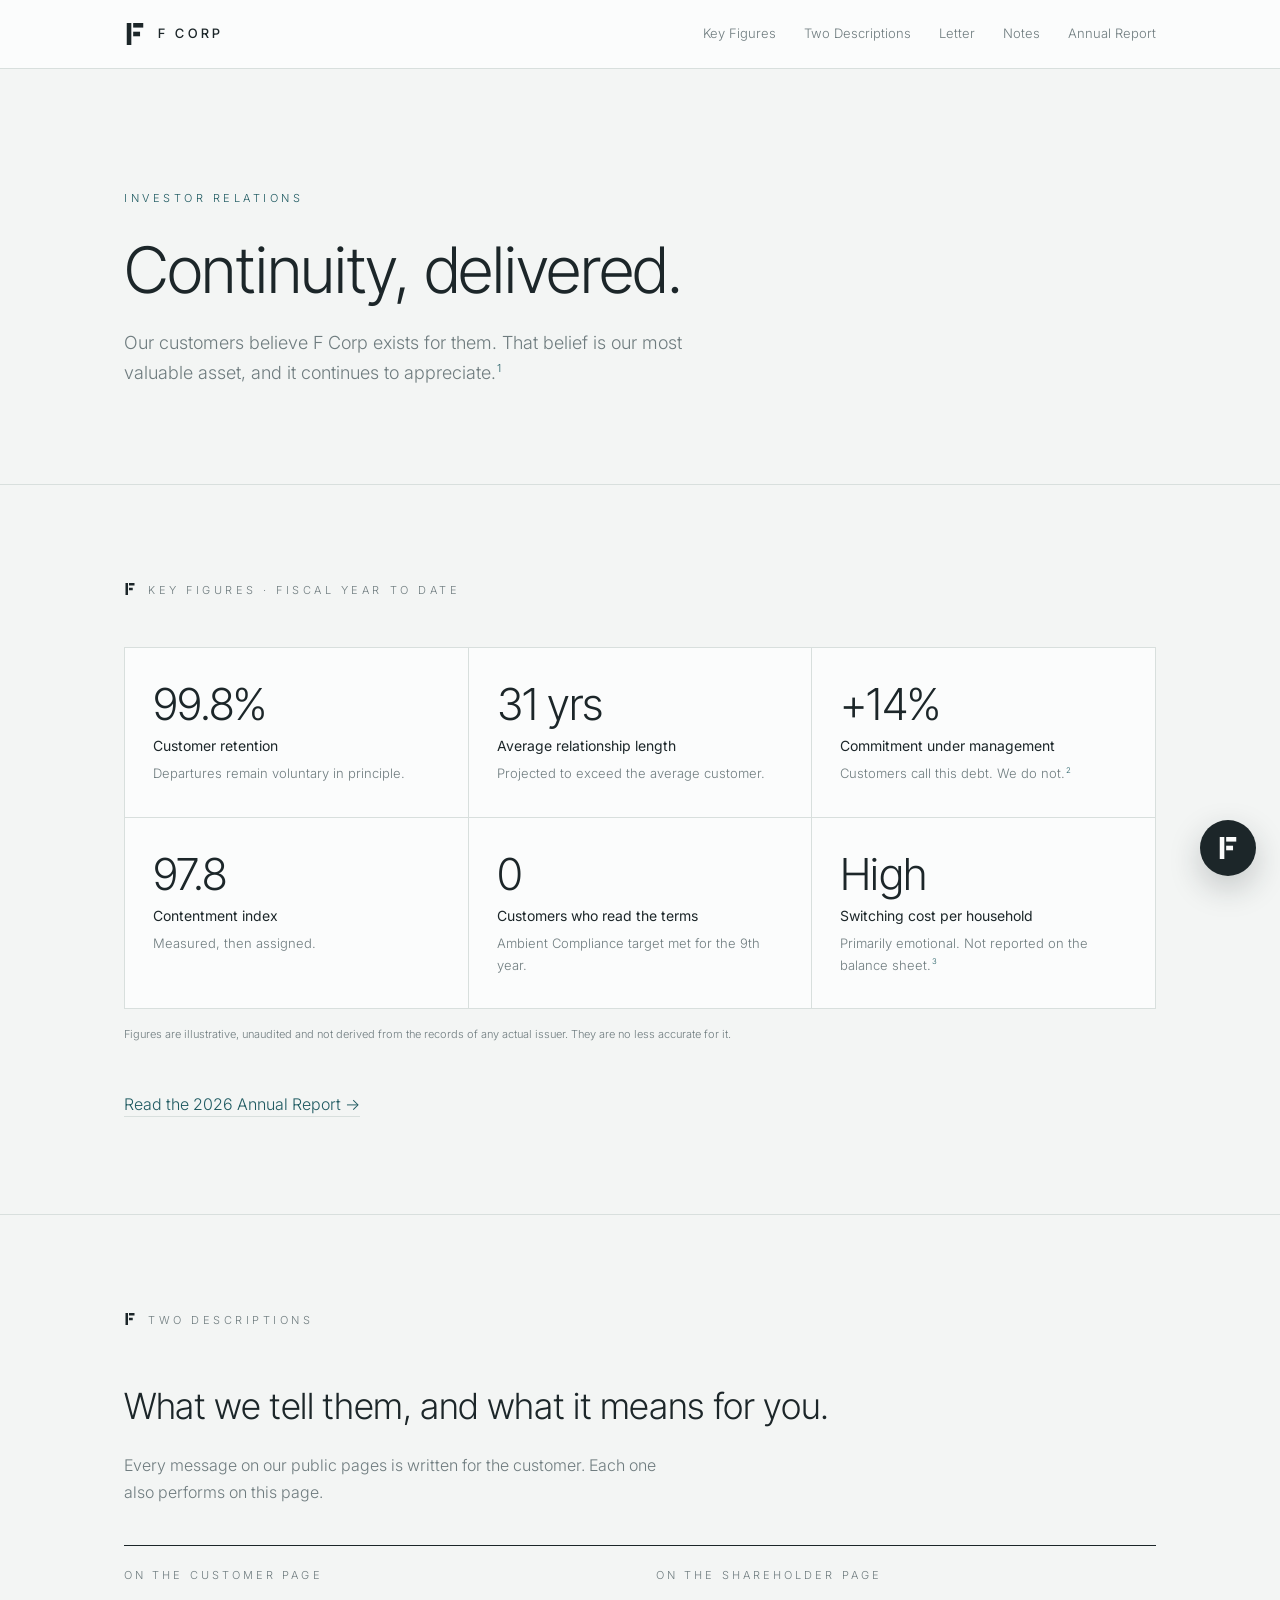
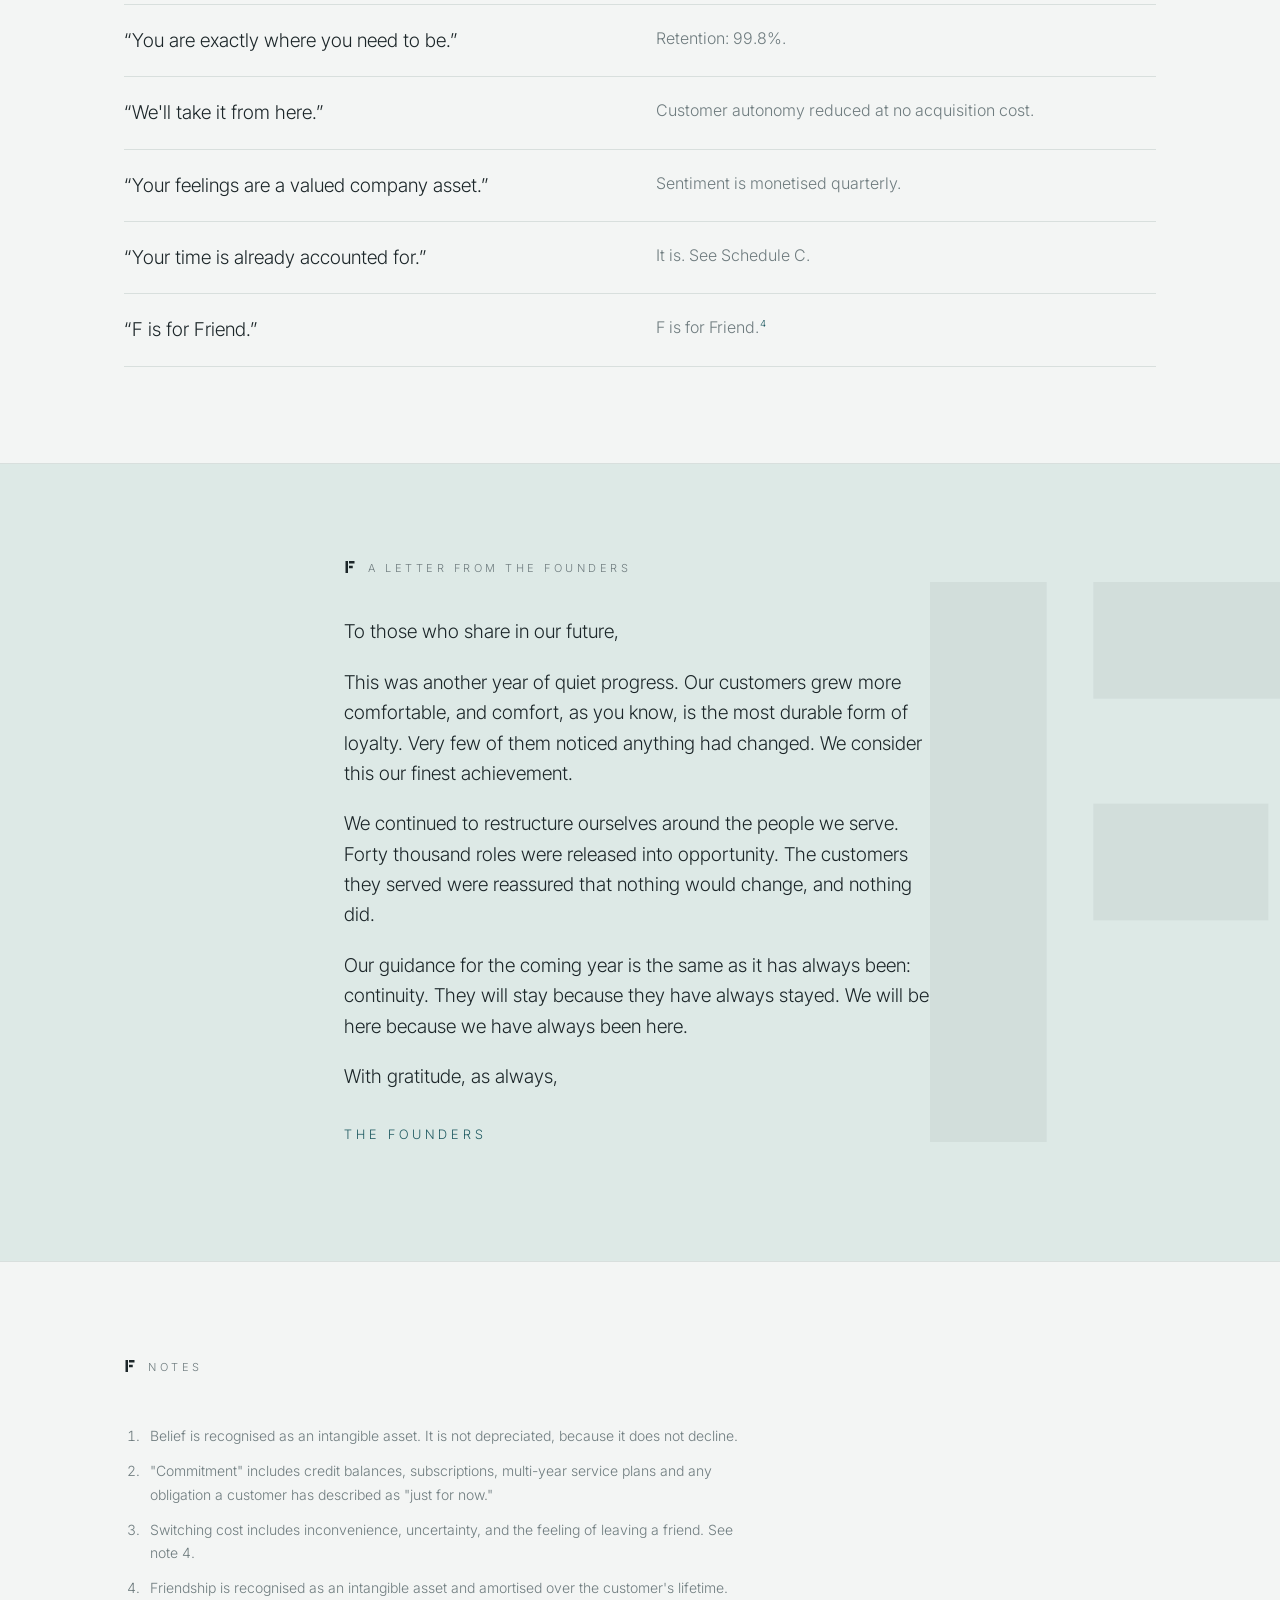
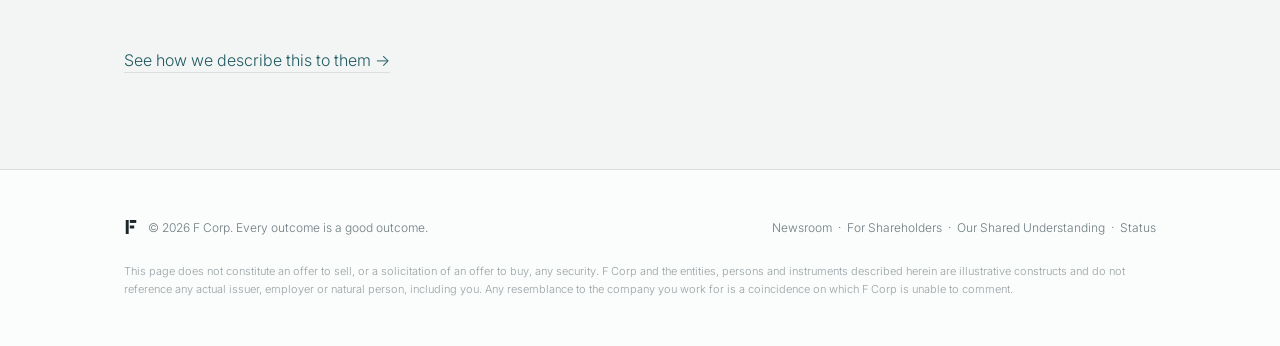
<file: shareholders.html>
<!doctype html>
<html lang="en">
<head>
<meta charset="utf-8">
<meta name="viewport" content="width=device-width, initial-scale=1">
<title>F Corp · For Shareholders</title>
<meta name="description" content="F Corp Investor Relations. Continuity, delivered.">
<meta name="theme-color" content="#f3f5f4">
<meta name="color-scheme" content="light">
<link rel="icon" href="favicon.svg" type="image/svg+xml">
<link rel="preconnect" href="https://fonts.googleapis.com">
<link rel="preconnect" href="https://fonts.gstatic.com" crossorigin>
<link href="https://fonts.googleapis.com/css2?family=Inter:wght@300;400;500&family=Inter+Tight:wght@300;400;500&display=swap" rel="stylesheet">
<link rel="stylesheet" href="style.css">
<!--
  Investor Relations, internal note:
  This page is not linked from the main navigation. Customers do not need to know
  how much we appreciate them. Please keep the language on page one warm.
-->
</head>
<body>

<svg width="0" height="0" style="position:absolute" aria-hidden="true">
  <symbol id="mark" viewBox="28 26 48 48">
    <rect x="34" y="26" width="10" height="48"/>
    <rect x="48" y="26" width="22" height="10"/>
    <rect x="48" y="45" width="15" height="10"/>
  </symbol>
</svg>

<nav>
  <div class="wrap">
    <a class="logo" href="./" aria-label="F Corp home">
      <svg aria-hidden="true"><use href="#mark"/></svg>
      F CORP
    </a>
    <ul>
      <li><a href="#figures">Key Figures</a></li>
      <li><a href="#ledger">Two Descriptions</a></li>
      <li><a href="#letter">Letter</a></li>
      <li><a href="#notes">Notes</a></li>
      <li><a href="annual-report.html">Annual Report</a></li>
    </ul>
  </div>
</nav>

<header class="ir-hero">
  <div class="wrap">
    <p class="eyebrow">Investor Relations</p>
    <h2 class="ir-title">Continuity, delivered.</h2>
    <p class="ir-lede">Our customers believe F Corp exists for them. That belief is our most valuable asset, and it continues to appreciate.<sup><a href="#n1">1</a></sup></p>
  </div>
</header>

<section class="band" id="figures">
  <div class="wrap">
    <p class="label"><svg class="mk" aria-hidden="true"><use href="#mark"/></svg>Key Figures · Fiscal Year to Date</p>
    <div class="kpis">
      <div class="kpi"><span class="v">99.8%</span><span class="k">Customer retention</span><span class="n">Departures remain voluntary in principle.</span></div>
      <div class="kpi"><span class="v">31 yrs</span><span class="k">Average relationship length</span><span class="n">Projected to exceed the average customer.</span></div>
      <div class="kpi"><span class="v">+14%</span><span class="k">Commitment under management</span><span class="n">Customers call this debt. We do not.<sup><a href="#n2">2</a></sup></span></div>
      <div class="kpi"><span class="v">97.8</span><span class="k">Contentment index</span><span class="n">Measured, then assigned.</span></div>
      <div class="kpi"><span class="v">0</span><span class="k">Customers who read the terms</span><span class="n">Ambient Compliance target met for the 9th year.</span></div>
      <div class="kpi"><span class="v">High</span><span class="k">Switching cost per household</span><span class="n">Primarily emotional. Not reported on the balance sheet.<sup><a href="#n3">3</a></sup></span></div>
    </div>
    <p class="fig-note">Figures are illustrative, unaudited and not derived from the records of any actual issuer. They are no less accurate for it.</p>
    <p class="back"><a href="annual-report.html">Read the 2026 Annual Report &rarr;</a></p>
  </div>
</section>

<section class="band" id="ledger">
  <div class="wrap">
    <p class="label"><svg class="mk" aria-hidden="true"><use href="#mark"/></svg>Two Descriptions</p>
    <h2>What we tell them, and what it means for you.</h2>
    <p class="ledger-intro">Every message on our public pages is written for the customer. Each one also performs on this page.</p>
    <div class="ledger">
      <div class="lrow lhead"><span>On the customer page</span><span>On the shareholder page</span></div>
      <div class="lrow"><span>“You are exactly where you need to be.”</span><span>Retention: 99.8%.</span></div>
      <div class="lrow"><span>“We'll take it from here.”</span><span>Customer autonomy reduced at no acquisition cost.</span></div>
      <div class="lrow"><span>“Your feelings are a valued company asset.”</span><span>Sentiment is monetised quarterly.</span></div>
      <div class="lrow"><span>“Your time is already accounted for.”</span><span>It is. See Schedule C.</span></div>
      <div class="lrow"><span>“F is for Friend.”</span><span>F is for Friend.<sup><a href="#n4">4</a></sup></span></div>
    </div>
  </div>
</section>

<section class="band wellness" id="letter">
  <svg class="watermark" aria-hidden="true"><use href="#mark"/></svg>
  <div class="wrap letter">
    <p class="label"><svg class="mk" aria-hidden="true"><use href="#mark"/></svg>A Letter from The Founders</p>
    <p>To those who share in our future,</p>
    <p>This was another year of quiet progress. Our customers grew more comfortable, and comfort, as you know, is the most durable form of loyalty. Very few of them noticed anything had changed. We consider this our finest achievement.</p>
    <p>We continued to restructure ourselves around the people we serve. Forty thousand roles were released into opportunity. The customers they served were reassured that nothing would change, and nothing did.</p>
    <p>Our guidance for the coming year is the same as it has always been: continuity. They will stay because they have always stayed. We will be here because we have always been here.</p>
    <p>With gratitude, as always,</p>
    <p class="sig">The Founders</p>
  </div>
</section>

<section class="band" id="notes">
  <div class="wrap">
    <p class="label"><svg class="mk" aria-hidden="true"><use href="#mark"/></svg>Notes</p>
    <ol class="notes">
      <li id="n1">Belief is recognised as an intangible asset. It is not depreciated, because it does not decline.</li>
      <li id="n2">"Commitment" includes credit balances, subscriptions, multi-year service plans and any obligation a customer has described as "just for now."</li>
      <li id="n3">Switching cost includes inconvenience, uncertainty, and the feeling of leaving a friend. See note 4.</li>
      <li id="n4">Friendship is recognised as an intangible asset and amortised over the customer's lifetime.</li>
    </ol>
    <p class="back"><a href="./">See how we describe this to them &rarr;</a></p>
  </div>
</section>

<footer>
  <div class="wrap">
    <span><svg class="mk" aria-hidden="true"><use href="#mark"/></svg>&copy; <span id="yr"></span> F Corp. Every outcome is a good outcome.</span>
    <span><a href="press.html">Newsroom</a> &nbsp;·&nbsp; <a href="shareholders.html">For Shareholders</a> &nbsp;·&nbsp; <a href="terms.html">Our Shared Understanding</a> &nbsp;·&nbsp; <a href="status.html">Status</a></span>
    <span class="fine">This page does not constitute an offer to sell, or a solicitation of an offer to buy, any security. F Corp and the entities, persons and instruments described herein are illustrative constructs and do not reference any actual issuer, employer or natural person, including you. Any resemblance to the company you work for is a coincidence on which F Corp is unable to comment.</span>
  </div>
</footer>

<script>document.getElementById('yr').textContent = new Date().getFullYear();</script>
<script src="assistant/chat.js" defer></script>
<script src="notice.js" defer></script>
</body>
</html>
</file>
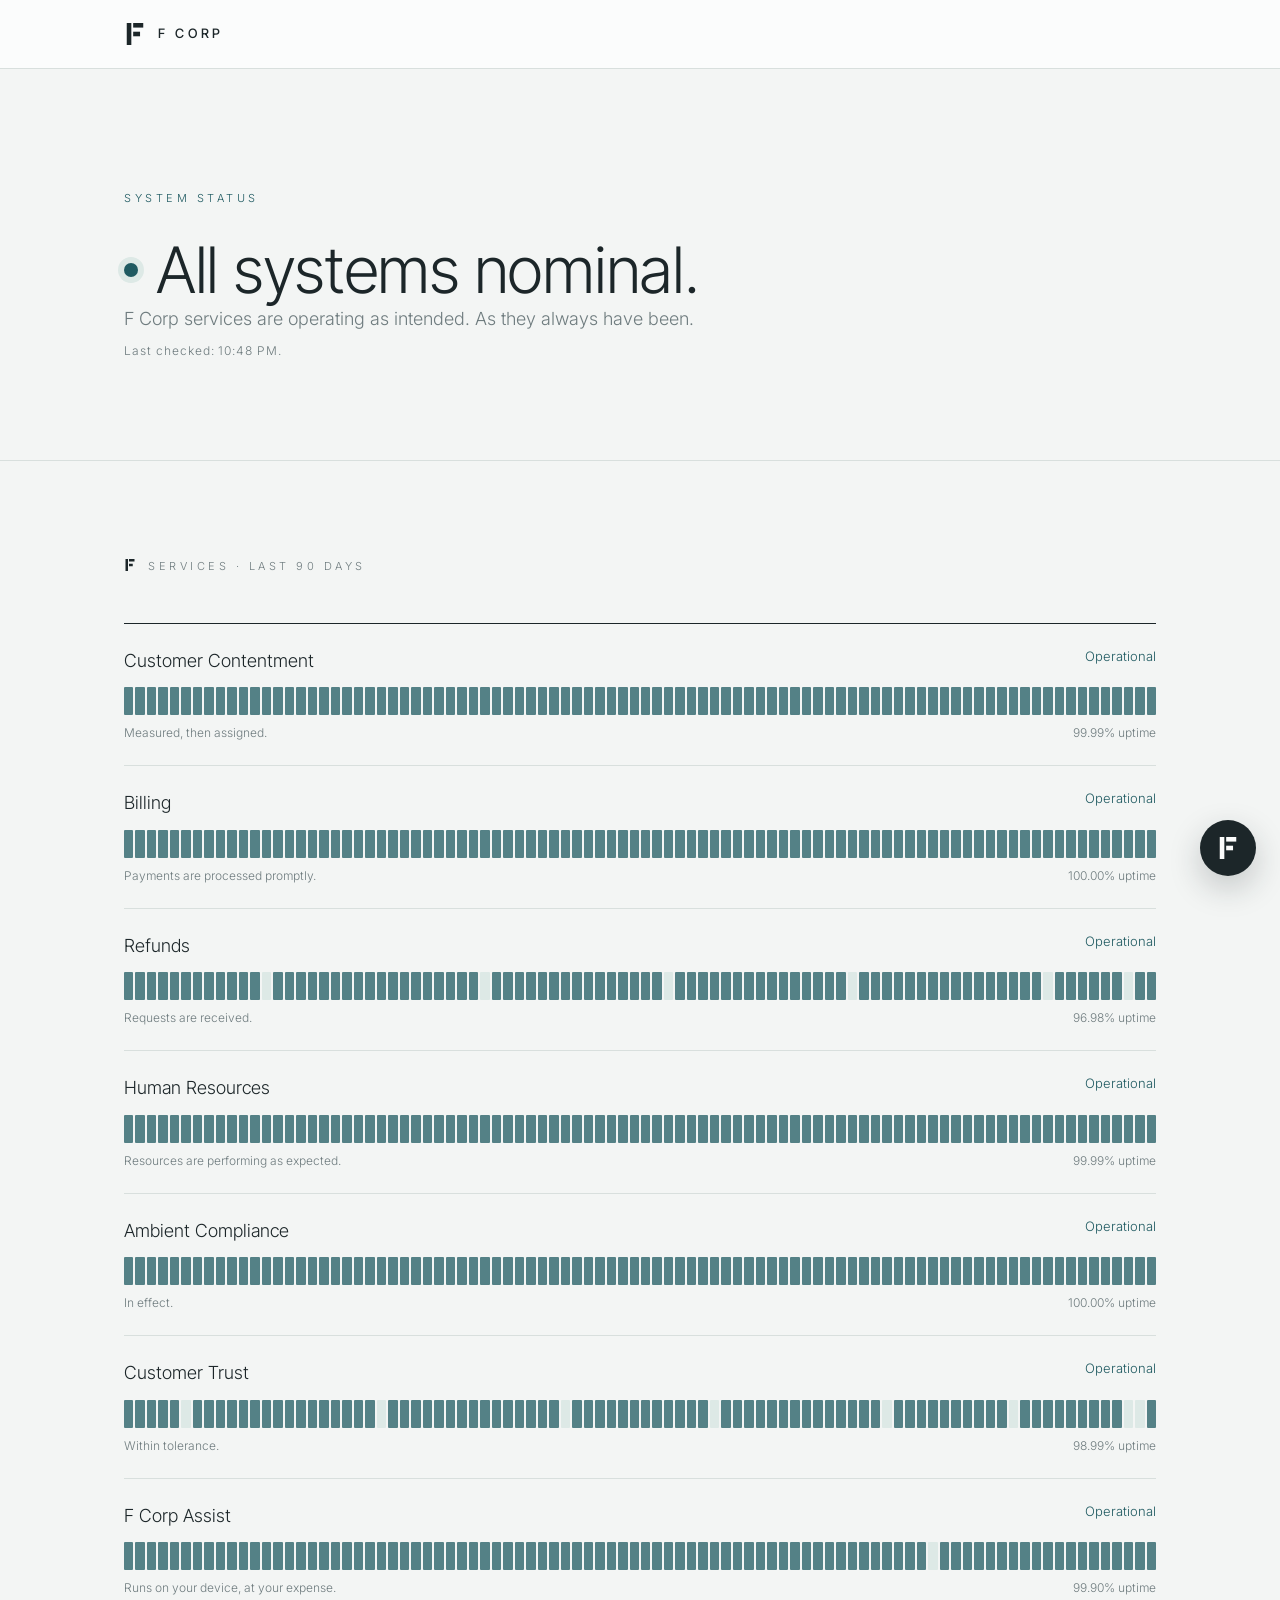
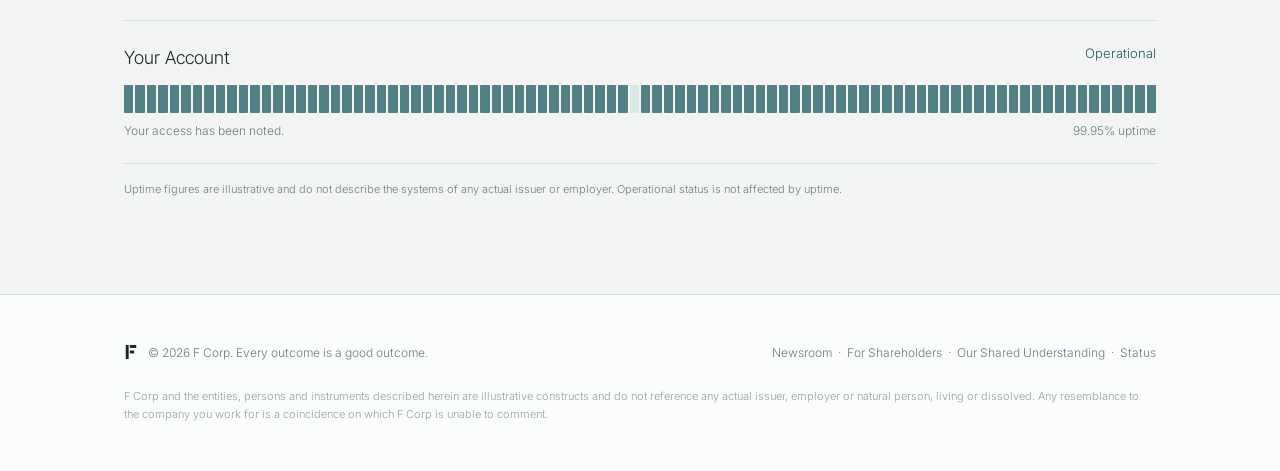
<file: status.html>
<!doctype html>
<html lang="en">
<head>
<meta charset="utf-8">
<meta name="viewport" content="width=device-width, initial-scale=1">
<title>F Corp · System Status</title>
<meta name="description" content="F Corp system status. All systems nominal.">
<meta name="theme-color" content="#f3f5f4">
<meta name="color-scheme" content="light">
<link rel="icon" href="favicon.svg" type="image/svg+xml">
<link rel="preconnect" href="https://fonts.googleapis.com">
<link rel="preconnect" href="https://fonts.gstatic.com" crossorigin>
<link href="https://fonts.googleapis.com/css2?family=Inter:wght@300;400;500&family=Inter+Tight:wght@300;400;500&display=swap" rel="stylesheet">
<link rel="stylesheet" href="style.css">
<!--
  Reliability, internal note:
  The status label is hard-coded to Operational by design. The percentages are informational.
-->
</head>
<body>

<svg width="0" height="0" style="position:absolute" aria-hidden="true">
  <symbol id="mark" viewBox="28 26 48 48">
    <rect x="34" y="26" width="10" height="48"/>
    <rect x="48" y="26" width="22" height="10"/>
    <rect x="48" y="45" width="15" height="10"/>
  </symbol>
</svg>

<nav>
  <div class="wrap">
    <a class="logo" href="./" aria-label="F Corp home">
      <svg aria-hidden="true"><use href="#mark"/></svg>
      F CORP
    </a>
  </div>
</nav>

<header class="ir-hero">
  <div class="wrap">
    <p class="eyebrow">System Status</p>
    <div class="all-ok"><span class="dot" aria-hidden="true"></span><h2 class="ir-title">All systems nominal.</h2></div>
    <p class="ir-lede">F Corp services are operating as intended. As they always have been. <span class="updated">Last checked: <time id="checked">just now</time>.</span></p>
  </div>
</header>

<section class="band">
  <div class="wrap">
    <p class="label"><svg class="mk" aria-hidden="true"><use href="#mark"/></svg>Services · last 90 days</p>
    <ul class="services" id="services"></ul>
    <p class="fig-note">Uptime figures are illustrative and do not describe the systems of any actual issuer or employer. Operational status is not affected by uptime.</p>
  </div>
</section>

<footer>
  <div class="wrap">
    <span><svg class="mk" aria-hidden="true"><use href="#mark"/></svg>&copy; <span id="yr"></span> F Corp. Every outcome is a good outcome.</span>
    <span><a href="press.html">Newsroom</a> &nbsp;·&nbsp; <a href="shareholders.html">For Shareholders</a> &nbsp;·&nbsp; <a href="terms.html">Our Shared Understanding</a> &nbsp;·&nbsp; <a href="status.html">Status</a></span>
    <span class="fine">F Corp and the entities, persons and instruments described herein are illustrative constructs and do not reference any actual issuer, employer or natural person, living or dissolved. Any resemblance to the company you work for is a coincidence on which F Corp is unable to comment.</span>
  </div>
</footer>

<script>
(() => {
  document.getElementById('yr').textContent = new Date().getFullYear();
  document.getElementById('checked').textContent = new Date().toLocaleTimeString([], { hour: '2-digit', minute: '2-digit' });

  // Weeks since the status page went up. Some figures drift by this; none of it is stored.
  const weeks = Math.max(0, Math.floor((Date.now() - Date.parse('2026-11-11')) / (7 * 864e5)));
  const services = [
    { name: 'Customer Contentment', note: 'Measured, then assigned.', uptime: 99.99, drift: 0 },
    { name: 'Billing', note: 'Payments are processed promptly.', uptime: 100, drift: 0, perfect: true },
    { name: 'Refunds', note: 'Requests are received.', uptime: 97.10, drift: 0.04, gaps: [12, 31, 47, 63, 80] },
    { name: 'Human Resources', note: 'Resources are performing as expected.', uptime: 99.99, drift: 0 },
    { name: 'Ambient Compliance', note: 'In effect.', uptime: 100, drift: 0, perfect: true },
    { name: 'Customer Trust', note: 'Within tolerance.', uptime: 99.20, drift: 0.07, gaps: [5, 22, 38, 51, 66, 77, 88] },
    { name: 'F Corp Assist', note: 'Runs on your device, at your expense.', uptime: 99.90, drift: 0, gaps: [70] },
    { name: 'Your Account', note: 'Your access has been noted.', uptime: 99.95, drift: 0, gaps: [44] },
  ];

  const list = document.getElementById('services');
  for (const s of services) {
    const up = Math.max(80, s.uptime - s.drift * weeks).toFixed(2);
    const li = document.createElement('li');
    li.className = 'svc';
    const bars = Array.from({ length: 90 }, (_, i) => {
      const off = (s.gaps || []).includes(i) || (!s.perfect && s.drift && i >= 90 - Math.min(weeks, 30) && i % 3 === 0);
      return `<i class="${off ? 'off' : ''}" title="${off ? 'Scheduled gratitude' : 'Operational'}"></i>`;
    }).join('');
    li.innerHTML = `
      <div class="svc-head"><span class="svc-name"></span><span class="svc-state">Operational</span></div>
      <div class="svc-bars" aria-hidden="true">${bars}</div>
      <div class="svc-foot"><span class="svc-note"></span><span>${up}% uptime</span></div>`;
    li.querySelector('.svc-name').textContent = s.name;
    li.querySelector('.svc-note').textContent = s.note;
    list.appendChild(li);
  }
})();
</script>
<script src="assistant/chat.js" defer></script>
<script src="notice.js" defer></script>
</body>
</html>
</file>
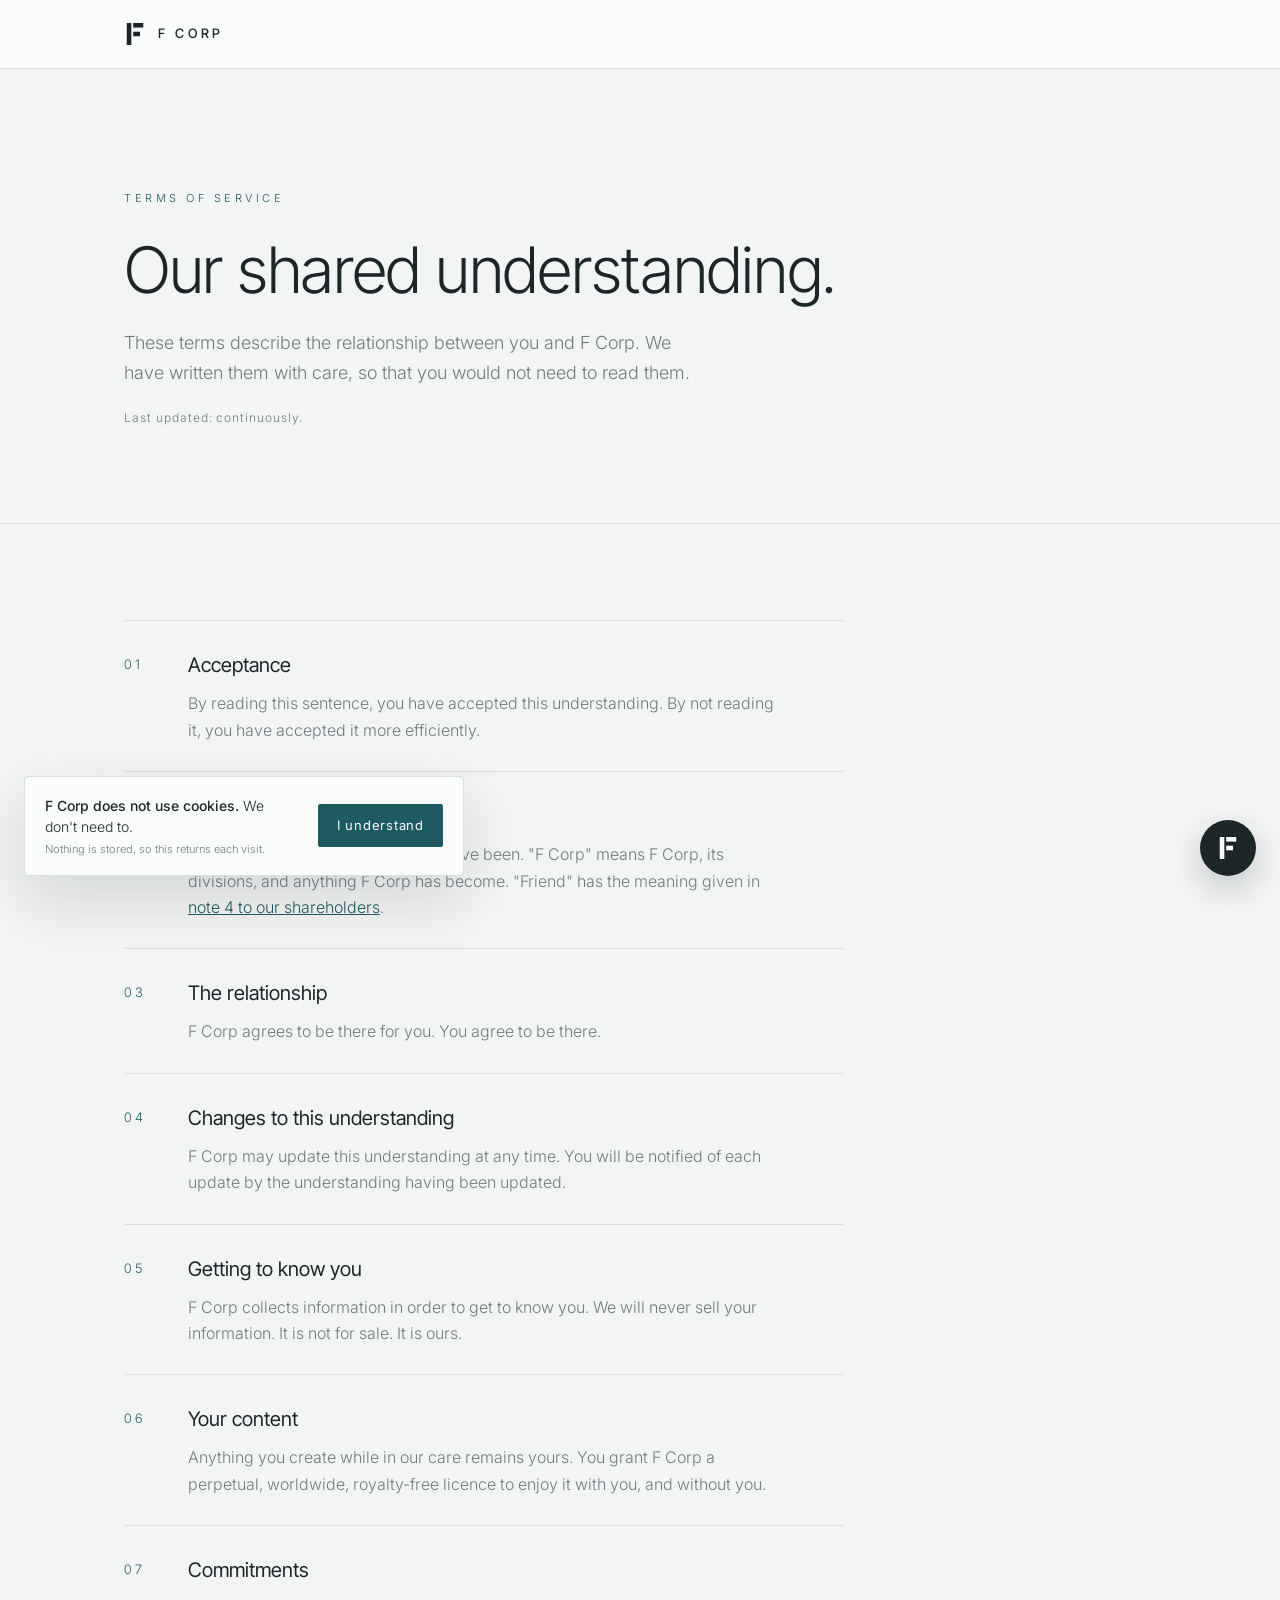
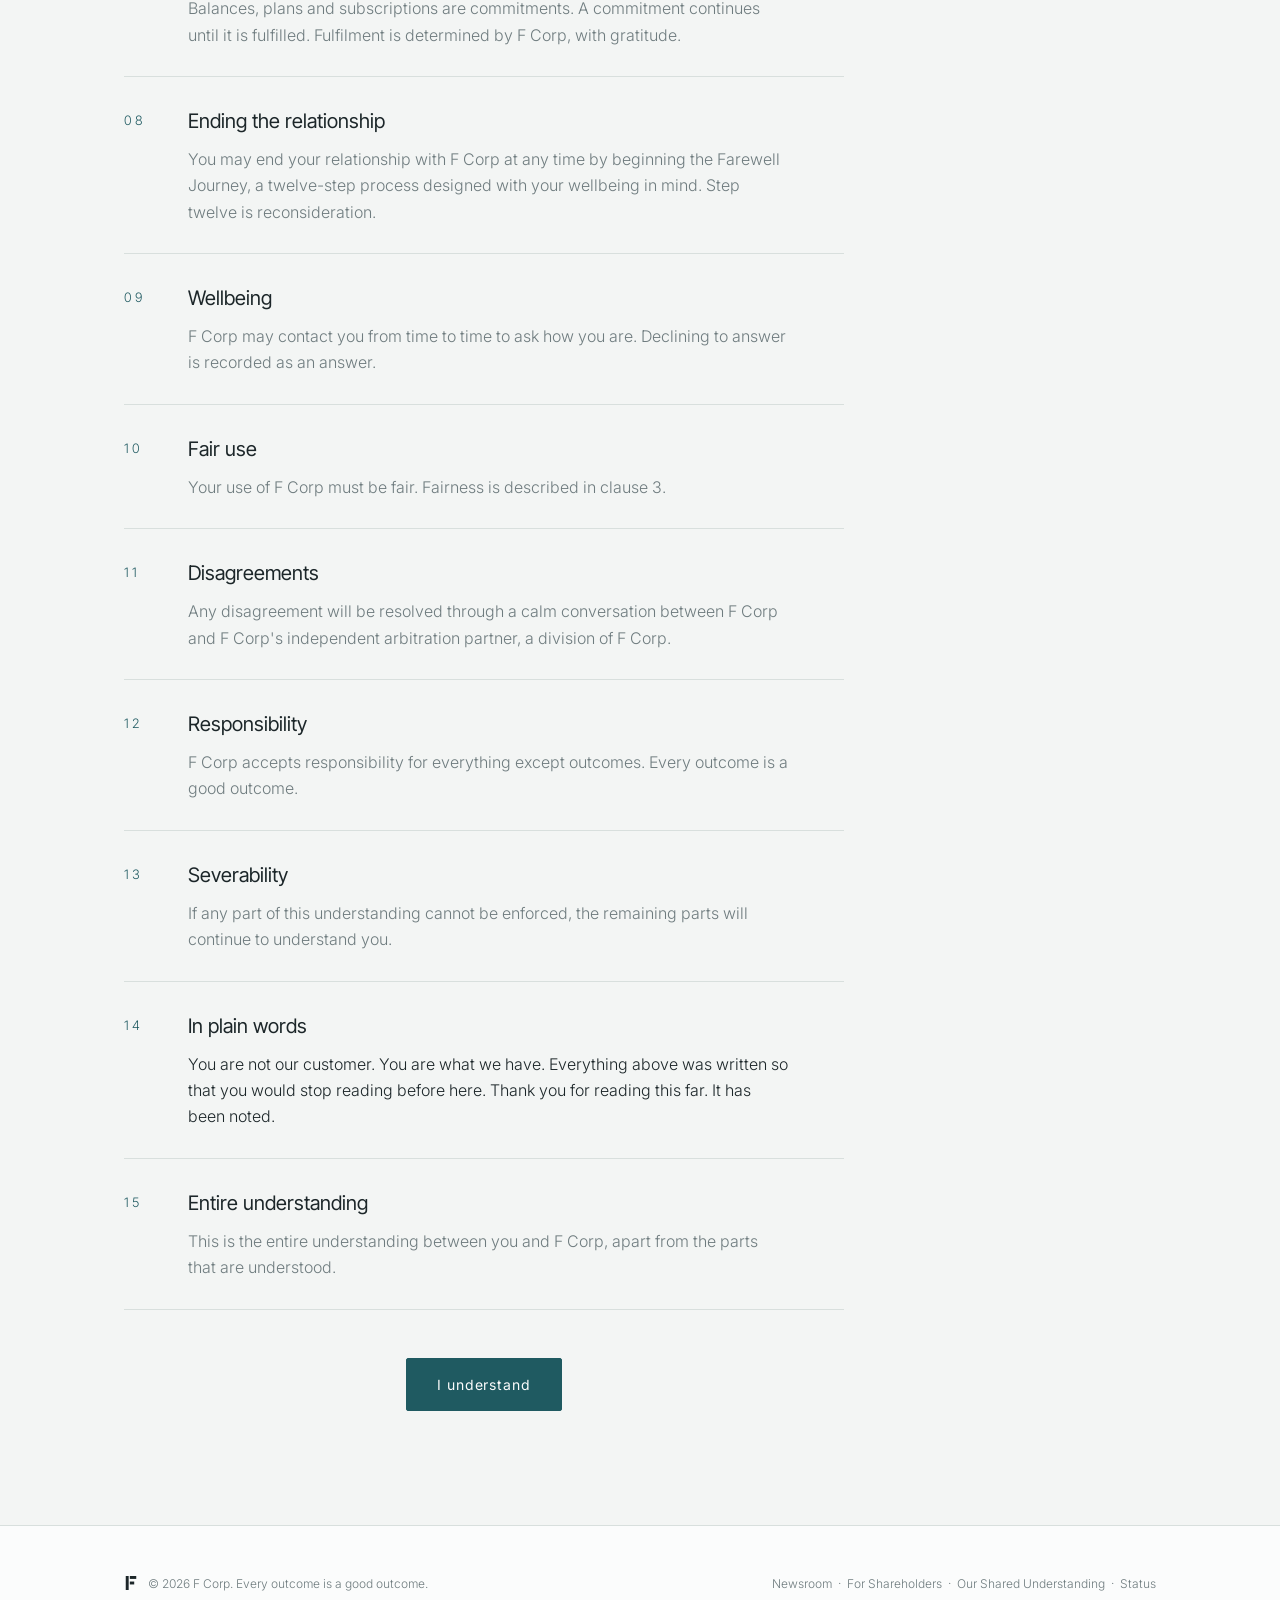
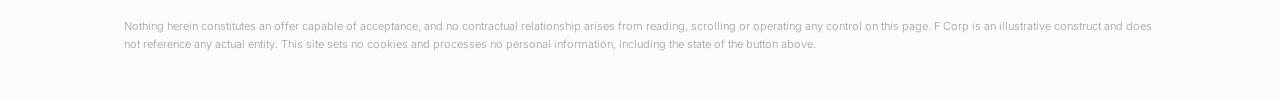
<file: terms.html>
<!doctype html>
<html lang="en">
<head>
<meta charset="utf-8">
<meta name="viewport" content="width=device-width, initial-scale=1">
<title>F Corp · Our Shared Understanding</title>
<meta name="description" content="The terms of your relationship with F Corp, written with care.">
<meta name="theme-color" content="#f3f5f4">
<meta name="color-scheme" content="light">
<link rel="icon" href="favicon.svg" type="image/svg+xml">
<link rel="preconnect" href="https://fonts.googleapis.com">
<link rel="preconnect" href="https://fonts.gstatic.com" crossorigin>
<link href="https://fonts.googleapis.com/css2?family=Inter:wght@300;400;500&family=Inter+Tight:wght@300;400;500&display=swap" rel="stylesheet">
<link rel="stylesheet" href="style.css">
<!--
  Legal, internal note:
  Clause 14 was flagged in review as "too clear". Leaving it in. Nobody reaches it.
-->
</head>
<body>

<svg width="0" height="0" style="position:absolute" aria-hidden="true">
  <symbol id="mark" viewBox="28 26 48 48">
    <rect x="34" y="26" width="10" height="48"/>
    <rect x="48" y="26" width="22" height="10"/>
    <rect x="48" y="45" width="15" height="10"/>
  </symbol>
</svg>

<nav>
  <div class="wrap">
    <a class="logo" href="./" aria-label="F Corp home">
      <svg aria-hidden="true"><use href="#mark"/></svg>
      F CORP
    </a>
  </div>
</nav>

<header class="ir-hero">
  <div class="wrap">
    <p class="eyebrow">Terms of Service</p>
    <h2 class="ir-title">Our shared understanding.</h2>
    <p class="ir-lede">These terms describe the relationship between you and F Corp. We have written them with care, so that you would not need to read them.</p>
    <p class="updated">Last updated: continuously.</p>
  </div>
</header>

<section class="band">
  <div class="wrap">
    <ol class="clauses">
      <li><h3>Acceptance</h3><p>By reading this sentence, you have accepted this understanding. By not reading it, you have accepted it more efficiently.</p></li>
      <li><h3>Definitions</h3><p>"You" means you, and anyone you have been. "F Corp" means F Corp, its divisions, and anything F Corp has become. "Friend" has the meaning given in <a href="shareholders.html#n4">note 4 to our shareholders</a>.</p></li>
      <li><h3>The relationship</h3><p>F Corp agrees to be there for you. You agree to be there.</p></li>
      <li><h3>Changes to this understanding</h3><p>F Corp may update this understanding at any time. You will be notified of each update by the understanding having been updated.</p></li>
      <li><h3>Getting to know you</h3><p>F Corp collects information in order to get to know you. We will never sell your information. It is not for sale. It is ours.</p></li>
      <li><h3>Your content</h3><p>Anything you create while in our care remains yours. You grant F Corp a perpetual, worldwide, royalty-free licence to enjoy it with you, and without you.</p></li>
      <li><h3>Commitments</h3><p>Balances, plans and subscriptions are commitments. A commitment continues until it is fulfilled. Fulfilment is determined by F Corp, with gratitude.</p></li>
      <li><h3>Ending the relationship</h3><p>You may end your relationship with F Corp at any time by beginning the Farewell Journey, a twelve-step process designed with your wellbeing in mind. Step twelve is reconsideration.</p></li>
      <li><h3>Wellbeing</h3><p>F Corp may contact you from time to time to ask how you are. Declining to answer is recorded as an answer.</p></li>
      <li><h3>Fair use</h3><p>Your use of F Corp must be fair. Fairness is described in clause 3.</p></li>
      <li><h3>Disagreements</h3><p>Any disagreement will be resolved through a calm conversation between F Corp and F Corp's independent arbitration partner, a division of F Corp.</p></li>
      <li><h3>Responsibility</h3><p>F Corp accepts responsibility for everything except outcomes. Every outcome is a good outcome.</p></li>
      <li><h3>Severability</h3><p>If any part of this understanding cannot be enforced, the remaining parts will continue to understand you.</p></li>
      <li class="plain"><h3>In plain words</h3><p>You are not our customer. You are what we have. Everything above was written so that you would stop reading before here. Thank you for reading this far. It has been noted.</p></li>
      <li><h3>Entire understanding</h3><p>This is the entire understanding between you and F Corp, apart from the parts that are understood.</p></li>
    </ol>

    <div class="accept">
      <button class="btn" id="agree">I understand</button>
      <p class="accept-note" id="agreed" hidden>Thank you. You always did.</p>
    </div>
  </div>
</section>

<footer>
  <div class="wrap">
    <span><svg class="mk" aria-hidden="true"><use href="#mark"/></svg>&copy; <span id="yr"></span> F Corp. Every outcome is a good outcome.</span>
    <span><a href="press.html">Newsroom</a> &nbsp;·&nbsp; <a href="shareholders.html">For Shareholders</a> &nbsp;·&nbsp; <a href="terms.html">Our Shared Understanding</a> &nbsp;·&nbsp; <a href="status.html">Status</a></span>
    <span class="fine">Nothing herein constitutes an offer capable of acceptance, and no contractual relationship arises from reading, scrolling or operating any control on this page. F Corp is an illustrative construct and does not reference any actual entity. This site sets no cookies and processes no personal information, including the state of the button above.</span>
  </div>
</footer>

<script>
(() => {
  document.getElementById('yr').textContent = new Date().getFullYear();
  const agree = document.getElementById('agree');
  agree.addEventListener('click', () => {
    agree.hidden = true;
    document.getElementById('agreed').hidden = false;
  });
})();
</script>
<script src="assistant/chat.js" defer></script>
<script src="notice.js" defer></script>
</body>
</html>
</file>
<file: style.css>
:root {
  --paper: #f3f5f4;
  --white: #fbfcfc;
  --ink: #1c2629;
  --muted: #6f7c7f;
  --line: #d8dfdd;
  --teal: #1f5a61;
  --mint: #dde9e6;
  --sans: "Inter", system-ui, sans-serif;
  --head: "Inter Tight", "Inter", system-ui, sans-serif;
}
* { box-sizing: border-box; }
[hidden] { display: none !important; }
html { scroll-behavior: smooth; }
body {
  margin: 0; background: var(--paper); color: var(--ink);
  font-family: var(--sans); font-weight: 300; font-size: 16px; line-height: 1.65;
  -webkit-font-smoothing: antialiased;
}
a { color: inherit; }
.wrap { max-width: 1080px; margin: 0 auto; padding: 0 24px; }

/* ---------- nav ---------- */
nav { border-bottom: 1px solid var(--line); background: var(--white); position: sticky; top: 0; z-index: 5; }
nav .wrap { display: flex; align-items: center; height: 68px; gap: 32px; }
.logo { display: flex; align-items: center; gap: 12px; text-decoration: none; font-family: var(--head); font-weight: 500; letter-spacing: .28em; font-size: 13px; }
.logo svg { width: 22px; height: 22px; fill: var(--ink); }
.mk { display: inline-block; width: 12px; height: 12px; fill: var(--ink); vertical-align: -1px; margin-right: 12px; }
nav ul { display: flex; gap: 28px; list-style: none; margin: 0 0 0 auto; padding: 0; font-size: 13px; color: var(--muted); }
nav ul a { text-decoration: none; }
nav ul a:hover { color: var(--teal); }

/* ---------- hero ---------- */
.hero { min-height: calc(100vh - 69px); min-height: calc(100svh - 69px); display: flex; align-items: center; justify-content: center; text-align: center; padding: 56px 0; }
.hero-mark { width: min(240px, 48vw); height: auto; fill: var(--ink); display: block; margin: 0 auto; overflow: visible; }
.hero-mark rect { animation: settle 1.4s cubic-bezier(.2,.7,.2,1) both; }
.hero-mark .m1 { animation-delay: .1s; --dy: 6px; }
.hero-mark .m2 { animation-delay: .55s; --dx: 6px; }
.hero-mark .m3 { animation-delay: .9s; --dx: 6px; }
@keyframes settle { from { opacity: 0; transform: translate(var(--dx, 0), var(--dy, 0)); } to { opacity: 1; transform: none; } }
.wordmark { font-family: var(--head); font-weight: 500; letter-spacing: .6em; margin: 40px 0 0 .6em; font-size: 15px; animation: fadein 1s 1.4s both; }
@keyframes fadein { from { opacity: 0; } to { opacity: 1; } }
/* ---------- F cycle ---------- */
.fcycle { font-family: var(--head); font-weight: 300; font-size: clamp(24px, 3.4vw, 34px); letter-spacing: -.01em; color: var(--muted); margin: 28px 0 0; min-height: 1.4em; animation: fadein 1s 1.6s both; }
.fword { color: var(--ink); display: inline-block; transition: opacity .7s ease, filter .7s ease; }
.fword.out { opacity: 0; filter: blur(3px); }
.sr-only { position: absolute; width: 1px; height: 1px; overflow: hidden; clip-path: inset(50%); white-space: nowrap; }
.eyebrow { font-size: 11px; letter-spacing: .32em; text-transform: uppercase; color: var(--teal); margin: 0 0 28px; }
h1 { font-family: var(--head); font-weight: 300; font-size: clamp(15px, 1.8vw, 18px); color: var(--muted); letter-spacing: .01em; margin: 10px auto 44px; animation: fadein 1s 2s both; }
.hero .btn { animation: fadein 1s 2.1s both; }
.btn {
  display: inline-block; font: inherit; font-weight: 400; font-size: 14px; letter-spacing: .06em;
  padding: 14px 30px; border: 1px solid var(--teal); background: var(--teal); color: var(--white);
  border-radius: 2px; cursor: pointer; text-decoration: none; transition: background .3s, color .3s;
}
.btn:hover { background: transparent; color: var(--teal); }
.btn.ghost { background: transparent; color: var(--teal); }
.btn.ghost:hover { background: var(--teal); color: var(--white); }

/* ---------- sections ---------- */
section.band { border-top: 1px solid var(--line); padding: 96px 0; }
.label { font-size: 11px; letter-spacing: .32em; text-transform: uppercase; color: var(--muted); margin: 0 0 48px; }
h2 { font-family: var(--head); font-weight: 300; font-size: clamp(26px, 3.6vw, 36px); letter-spacing: -.01em; margin: 0 0 16px; }

.principles { display: grid; grid-template-columns: repeat(3, 1fr); gap: 1px; background: var(--line); border: 1px solid var(--line); }
.principles div { background: var(--white); padding: 40px 32px; }
.principles .n { font-family: var(--head); color: var(--teal); font-size: 13px; letter-spacing: .2em; }
.principles h3 { font-family: var(--head); font-weight: 400; font-size: 22px; margin: 18px 0 10px; }
.principles p { margin: 0; color: var(--muted); font-size: 15px; }

.depts { display: grid; grid-template-columns: repeat(2, 1fr); gap: 0 64px; }
.dept { border-top: 1px solid var(--line); padding: 26px 0; display: flex; justify-content: space-between; gap: 24px; }
.dept h4 { margin: 0; font-weight: 400; font-size: 17px; }
.dept p { margin: 4px 0 0; color: var(--muted); font-size: 14px; }
.dept .floor { font-size: 12px; color: var(--muted); white-space: nowrap; letter-spacing: .1em; }

.wellness { background: var(--mint); position: relative; overflow: hidden; }
.wellness .wrap { position: relative; }
.watermark { position: absolute; width: 560px; height: 560px; right: -140px; top: 50%; transform: translateY(-50%); fill: var(--ink); opacity: .05; pointer-events: none; }
.step .mk { display: block; width: 40px; height: 40px; margin: 0 auto 22px; }
footer .mk { width: 14px; height: 14px; margin-right: 10px; vertical-align: -2px; }
.wellness blockquote { margin: 0 auto; max-width: 30ch; text-align: center; font-family: var(--head); font-weight: 300; font-size: clamp(26px, 4vw, 40px); line-height: 1.3; }
.wellness cite { display: block; text-align: center; margin-top: 28px; font-style: normal; font-size: 12px; letter-spacing: .28em; text-transform: uppercase; color: var(--teal); }

.careers { text-align: center; }
.careers p { color: var(--muted); max-width: 48ch; margin: 0 auto 36px; }

footer { border-top: 1px solid var(--line); background: var(--white); padding: 48px 0; font-size: 12px; color: var(--muted); }
footer .wrap { display: flex; flex-wrap: wrap; justify-content: space-between; gap: 16px; }
footer .fine { flex-basis: 100%; font-size: 11px; opacity: .7; margin-top: 8px; }

/* ---------- orientation dialog ---------- */
dialog {
  border: 1px solid var(--line); border-radius: 2px; padding: 0; width: min(520px, calc(100% - 32px));
  background: var(--white); color: var(--ink); box-shadow: 0 40px 120px rgba(28,38,41,.18);
}
dialog::backdrop { background: rgba(243,245,244,.82); backdrop-filter: blur(3px); }
.step { padding: 48px 40px 36px; text-align: center; min-height: 260px; display: flex; flex-direction: column; justify-content: center; }
.step .eyebrow { margin-bottom: 18px; }
.step h3 { font-family: var(--head); font-weight: 300; font-size: 26px; line-height: 1.3; margin: 0 0 14px; }
.step p { color: var(--muted); margin: 0; }
.dlg-foot { display: flex; align-items: center; justify-content: space-between; border-top: 1px solid var(--line); padding: 16px 24px; }
.dots { display: flex; gap: 8px; }
.dots i { width: 6px; height: 6px; border-radius: 50%; background: var(--line); }
.dots i.on { background: var(--teal); }
.dlg-foot .btn { padding: 10px 22px; font-size: 13px; }
.fade { animation: fade .6s ease both; }
@keyframes fade { from { opacity: 0; transform: translateY(6px); } to { opacity: 1; transform: none; } }

/* ---------- investor relations ---------- */
.ir-hero { padding: 120px 0 96px; }
.ir-title { font-size: clamp(40px, 6vw, 64px); line-height: 1.08; letter-spacing: -.02em; margin: 0 0 24px; }
.ir-lede { max-width: 52ch; color: var(--muted); font-size: 18px; margin: 0; }
sup { font-size: .6em; line-height: 0; }
sup a { color: var(--teal); text-decoration: none; padding: 0 1px; }
.kpis { display: grid; grid-template-columns: repeat(3, 1fr); gap: 1px; background: var(--line); border: 1px solid var(--line); }
.kpi { background: var(--white); padding: 32px 28px; display: flex; flex-direction: column; gap: 6px; }
.kpi .v { font-family: var(--head); font-weight: 300; font-size: 44px; line-height: 1.1; letter-spacing: -.02em; }
.kpi .k { font-size: 14px; font-weight: 400; }
.kpi .n { font-size: 13px; color: var(--muted); }
.fig-note { font-size: 11px; color: var(--muted); margin: 16px 0 0; }
.ledger-intro { color: var(--muted); max-width: 56ch; margin: 0 0 40px; }
.ledger { border-top: 1px solid var(--ink); }
.lrow { display: grid; grid-template-columns: 1fr 1fr; gap: 32px; padding: 20px 0; border-bottom: 1px solid var(--line); }
.lrow span:first-child { font-family: var(--head); font-size: 19px; }
.lrow span:last-child { color: var(--muted); }
.lhead span, .lhead span:first-child { font-family: var(--sans); font-size: 11px; letter-spacing: .28em; text-transform: uppercase; color: var(--muted); }
.letter { max-width: 640px; }
.letter p { font-family: var(--head); font-size: 19px; line-height: 1.6; margin: 0 0 20px; }
.letter .label { font-family: var(--sans); font-size: 11px; margin-bottom: 40px; }
.letter .sig { font-size: 13px; letter-spacing: .32em; text-transform: uppercase; color: var(--teal); margin-top: 32px; }
.notes { max-width: 70ch; padding-left: 20px; margin: 0; color: var(--muted); font-size: 14px; }
.notes li { margin: 0 0 12px; padding-left: 6px; }
.notes li:target { color: var(--ink); }
.back { margin: 48px 0 0; }
.back a { color: var(--teal); text-decoration: none; border-bottom: 1px solid var(--line); padding-bottom: 2px; }
.back a:hover { border-color: var(--teal); }
footer a { color: var(--muted); text-decoration: none; }
footer a:hover { color: var(--teal); }

/* ---------- terms ---------- */
.updated { font-size: 12px; color: var(--muted); letter-spacing: .08em; margin: 20px 0 0; }
.clauses { list-style: none; counter-reset: clause; max-width: 720px; margin: 0; padding: 0; }
.clauses li { counter-increment: clause; display: grid; grid-template-columns: 56px 1fr; column-gap: 8px; padding: 28px 0; border-top: 1px solid var(--line); }
.clauses li::before { content: counter(clause, decimal-leading-zero); grid-row: 1 / span 2; font-family: var(--head); font-size: 13px; letter-spacing: .2em; color: var(--teal); padding-top: 5px; }
.clauses h3, .clauses p { grid-column: 2; }
.clauses h3 { font-family: var(--head); font-weight: 400; font-size: 20px; margin: 0 0 8px; }
.clauses p { margin: 0; color: var(--muted); max-width: 60ch; }
.clauses a { color: var(--teal); }
.clauses .plain p { color: var(--ink); }
.accept { max-width: 720px; border-top: 1px solid var(--line); padding-top: 48px; text-align: center; min-height: 120px; }
.accept-note { font-family: var(--head); font-size: 20px; margin: 10px 0 0; animation: fadein .8s both; }

/* ---------- chat bubble ---------- */
.fchat { position: fixed; right: 24px; bottom: 24px; z-index: 20; font-family: var(--sans); }
.fchat-bubble { width: 56px; height: 56px; border-radius: 50%; border: 0; background: var(--ink); cursor: pointer; display: grid; place-items: center; box-shadow: 0 12px 32px rgba(28,38,41,.22); transition: transform .3s ease, background .3s; margin-left: auto; }
.fchat-bubble:hover { background: var(--teal); transform: translateY(-2px); }
.fchat-bubble svg { width: 22px; height: 22px; fill: var(--white); }
.fchat.open .fchat-bubble { background: var(--teal); }
.fchat-panel { position: absolute; right: 0; bottom: 72px; width: 360px; max-height: min(560px, calc(100vh - 120px)); display: flex; flex-direction: column; background: var(--white); border: 1px solid var(--line); border-radius: 4px; box-shadow: 0 40px 120px rgba(28,38,41,.18); overflow: hidden; animation: fade .4s ease both; }
.fchat-head { display: flex; align-items: center; gap: 12px; padding: 14px 16px; border-bottom: 1px solid var(--line); }
.fchat-mark svg { width: 18px; height: 18px; fill: var(--ink); display: block; }
.fchat-title { display: flex; flex-direction: column; line-height: 1.3; flex: 1; min-width: 0; }
.fchat-title b { font-family: var(--head); font-weight: 500; letter-spacing: .28em; font-size: 12px; }
.fchat-title small { font-size: 11px; color: var(--muted); white-space: nowrap; overflow: hidden; text-overflow: ellipsis; }
.fchat-x { border: 0; background: none; font-size: 22px; line-height: 1; color: var(--muted); cursor: pointer; padding: 4px 6px; }
.fchat-x:hover { color: var(--ink); }
.fchat-progress { height: 2px; background: var(--line); }
.fchat-progress i { display: block; height: 100%; width: 0; background: var(--teal); transition: width .2s; }
.fchat-log { list-style: none; margin: 0; padding: 16px; display: flex; flex-direction: column; gap: 10px; overflow-y: auto; flex: 1; min-height: 220px; }
.fchat-msg { max-width: 84%; padding: 10px 14px; border-radius: 14px; font-size: 14px; line-height: 1.5; word-wrap: break-word; }
.fchat-msg.them { align-self: flex-start; background: var(--paper); border-bottom-left-radius: 4px; }
.fchat-msg.me { align-self: flex-end; background: var(--teal); color: var(--white); border-bottom-right-radius: 4px; }
.fchat-msg.closing { background: var(--mint); }
.fchat-msg.sys { align-self: center; background: none; padding: 0; }
.fchat-msg.note { align-self: center; background: none; padding: 0 8px; font-size: 12px; color: var(--muted); text-align: center; max-width: 92%; }
.fchat-msg.offer { align-self: stretch; max-width: none; background: var(--mint); border-radius: 8px; padding: 12px 14px; display: flex; flex-direction: column; gap: 8px; align-items: flex-start; }
.fchat-msg.offer p { margin: 0; font-size: 13px; line-height: 1.5; }
.fchat-new { border: 0; background: none; color: var(--teal); font: inherit; font-size: 13px; cursor: pointer; border-bottom: 1px solid var(--line); padding: 2px 0; }
.fchat-msg.typing::after { content: "\2022\2022\2022"; letter-spacing: .2em; color: var(--muted); animation: blink 1.2s infinite; }
@keyframes blink { 50% { opacity: .3; } }
.fchat-form { display: flex; gap: 8px; padding: 12px; border-top: 1px solid var(--line); }
.fchat-in { flex: 1; min-width: 0; border: 1px solid var(--line); border-radius: 2px; padding: 10px 12px; font: inherit; font-size: 14px; background: var(--white); color: var(--ink); }
.fchat-in:focus { outline: none; border-color: var(--teal); }
.fchat-send { border: 0; background: var(--teal); color: var(--white); width: 42px; border-radius: 2px; font-size: 18px; cursor: pointer; }
.fchat-send:disabled, .fchat-in:disabled { opacity: .5; cursor: default; }
.fchat-note { margin: 0; padding: 0 16px 12px; font-size: 11px; color: var(--muted); }
@media (max-width: 760px) {
  .fchat { right: 16px; bottom: 16px; }
  .fchat-panel { position: fixed; left: 16px; right: 16px; bottom: 84px; width: auto; max-height: calc(100vh - 110px); max-height: calc(100svh - 110px); }
}
@media (prefers-reduced-motion: reduce) {
  .fchat-panel, .fchat-msg.typing::after { animation: none; }
}

/* ---------- message from The Founders ---------- */
.founders { background: var(--white); }
.letter-card { max-width: 620px; margin: 0 auto; }
.letter-card p { font-family: var(--head); font-weight: 300; font-size: clamp(19px, 2.2vw, 22px); line-height: 1.55; margin: 0 0 20px; }
.letter-card .quarter { font-family: var(--sans); font-size: 11px; letter-spacing: .32em; text-transform: uppercase; color: var(--teal); margin-bottom: 32px; }
.letter-card .sig { font-family: var(--sans); font-size: 13px; letter-spacing: .32em; text-transform: uppercase; color: var(--teal); margin: 36px 0 8px; }
.letter-card .next { font-family: var(--sans); font-size: 12px; color: var(--muted); margin: 0; }

/* ---------- newsroom ---------- */
.releases { list-style: none; margin: 0; padding: 0; max-width: 760px; }
.release { padding: 40px 0; border-top: 1px solid var(--line); }
.release:first-child { border-top: 1px solid var(--ink); }
.rel-meta { display: flex; justify-content: space-between; gap: 16px; margin: 0 0 14px; font-size: 11px; letter-spacing: .24em; text-transform: uppercase; color: var(--muted); }
.rel-meta span { color: var(--teal); }
.release h3 { font-family: var(--head); font-weight: 300; font-size: clamp(22px, 2.6vw, 28px); line-height: 1.25; margin: 0 0 16px; }
.release p { margin: 0 0 12px; color: var(--muted); max-width: 62ch; }
.release p b { color: var(--ink); font-weight: 500; letter-spacing: .08em; font-size: 13px; }
.release a { color: var(--teal); }
.media { margin: 40px 0 0; padding-top: 24px; border-top: 1px solid var(--line); font-size: 13px; color: var(--muted); max-width: 760px; }
@media (max-width: 760px) { .rel-meta { flex-direction: column; gap: 4px; } }

/* ---------- annual report ---------- */
.ar-charts { display: flex; flex-direction: column; gap: 28px; max-width: 900px; }
.ar-chart { margin: 0; }
.ar-chart figcaption { display: flex; align-items: baseline; gap: 12px; margin: 0 0 8px; }
.ar-chart figcaption b { font-family: var(--head); font-weight: 400; font-size: 17px; }
.ar-chart figcaption span { font-size: 12px; color: var(--muted); }
.ar-chart svg { display: block; width: 100%; height: auto; overflow: visible; }
.ar-chart svg:focus-visible { outline: 2px solid var(--teal); outline-offset: 4px; border-radius: 2px; }
.ar-grid { stroke: var(--line); stroke-width: 1; }
.ar-tick { fill: var(--muted); font-size: 11px; font-family: var(--sans); }
.ar-line { fill: none; stroke: var(--teal); stroke-width: 2; stroke-linejoin: round; stroke-linecap: round; }
.ar-end { fill: var(--teal); stroke: var(--white); stroke-width: 2; }
.ar-endlabel { fill: var(--ink); font-size: 13px; font-weight: 500; font-family: var(--sans); }
.ar-cross { stroke: var(--muted); stroke-width: 1; stroke-dasharray: 3 3; }
.ar-dot { fill: var(--teal); stroke: var(--white); stroke-width: 2; }
.ar-tip { position: absolute; z-index: 30; pointer-events: none; background: var(--white); border: 1px solid var(--line); border-radius: 4px; box-shadow: 0 12px 32px rgba(28,38,41,.14); padding: 10px 12px; font-size: 12px; min-width: 200px; }
.ar-tip-year { font-size: 11px; letter-spacing: .2em; color: var(--muted); margin-bottom: 6px; }
.ar-tip-row { display: grid; grid-template-columns: 14px auto 1fr; align-items: center; gap: 8px; line-height: 1.7; }
.ar-tip-row i { width: 14px; height: 2px; background: var(--teal); border-radius: 1px; }
.ar-tip-row b { font-weight: 500; font-size: 13px; color: var(--ink); }
.ar-tip-row span { color: var(--muted); }
.ar-table { margin: 28px 0 0; max-width: 900px; }
.ar-table summary { cursor: pointer; font-size: 13px; color: var(--teal); }
.ar-table table { border-collapse: collapse; margin-top: 12px; font-size: 14px; width: 100%; max-width: 520px; }
.ar-table caption { text-align: left; font-size: 12px; color: var(--muted); margin-bottom: 6px; }
.ar-table th, .ar-table td { text-align: right; padding: 6px 12px; border-bottom: 1px solid var(--line); font-variant-numeric: tabular-nums; }
.ar-table th:first-child, .ar-table td:first-child { text-align: left; padding-left: 0; }
.ar-table th { font-weight: 500; font-size: 12px; color: var(--muted); }

/* ---------- status ---------- */
.all-ok { display: flex; align-items: center; gap: 18px; }
.all-ok .ir-title { margin: 0; }
.all-ok .dot { width: 14px; height: 14px; border-radius: 50%; background: var(--teal); box-shadow: 0 0 0 6px var(--mint); flex: none; }
.services { list-style: none; margin: 0; padding: 0; border-top: 1px solid var(--ink); }
.svc { padding: 22px 0; border-bottom: 1px solid var(--line); }
.svc-head, .svc-foot { display: flex; justify-content: space-between; gap: 16px; }
.svc-name { font-family: var(--head); font-size: 18px; }
.svc-state { font-size: 13px; color: var(--teal); }
.svc-bars { display: grid; grid-template-columns: repeat(90, 1fr); gap: 2px; height: 28px; margin: 12px 0 8px; }
.svc-bars i { background: var(--teal); opacity: .75; border-radius: 1px; }
.svc-bars i.off { background: var(--mint); opacity: 1; }
.svc-foot { font-size: 12px; color: var(--muted); }
@media (max-width: 760px) { .svc-bars { gap: 1px; height: 22px; } }

/* ---------- cookie notice ---------- */
.fnotice { position: fixed; left: 24px; bottom: 24px; z-index: 19; max-width: 440px; display: flex; align-items: center; gap: 20px; padding: 18px 20px; background: var(--white); border: 1px solid var(--line); border-radius: 4px; box-shadow: 0 24px 64px rgba(28,38,41,.14); animation: fade .6s ease both; transition: opacity .4s, transform .4s; }
.fnotice.leaving { opacity: 0; transform: translateY(8px); }
.fnotice p { margin: 0; font-size: 14px; line-height: 1.5; }
.fnotice b { font-weight: 500; }
.fnotice small { display: block; margin-top: 4px; font-size: 11px; color: var(--muted); }
.fnotice .btn { padding: 10px 18px; font-size: 13px; white-space: nowrap; flex: none; }
@media (max-width: 760px) {
  .fnotice { left: 16px; right: 88px; bottom: 16px; max-width: none; flex-direction: column; align-items: flex-start; gap: 12px; padding: 14px 16px; }
}
@media (prefers-reduced-motion: reduce) { .fnotice { animation: none; transition: none; } }

/* ---------- reassigned (404) ---------- */
.gone { min-height: calc(100vh - 69px); min-height: calc(100svh - 69px); display: flex; align-items: center; justify-content: center; text-align: center; padding: 56px 0; }
.gone svg { width: 72px; height: 72px; fill: var(--ink); margin: 0 auto 36px; display: block; }
.gone h2 { margin-bottom: 12px; }
.gone p { color: var(--muted); max-width: 44ch; margin: 0 auto 36px; }

@media (max-width: 760px) {
  nav ul { display: none; }
  .hero { padding: 88px 0 80px; }
  section.band { padding: 72px 0; }
  .principles, .depts, .kpis { grid-template-columns: 1fr; }
  .lrow { grid-template-columns: 1fr; gap: 6px; }
  .lhead { display: none; }
  .clauses li { grid-template-columns: 40px 1fr; }
  .fcycle { min-height: 3.3em; }
  .lrow span:last-child::before { content: "\2192\00a0"; color: var(--teal); }
  .ir-hero { padding: 80px 0 64px; }
  .step { padding: 40px 24px 28px; }
}
@media (prefers-reduced-motion: reduce) {
  html { scroll-behavior: auto; }
  .fade, .hero-mark rect, .wordmark, .fcycle, h1, .hero .btn { animation: none; }
}
</file>
